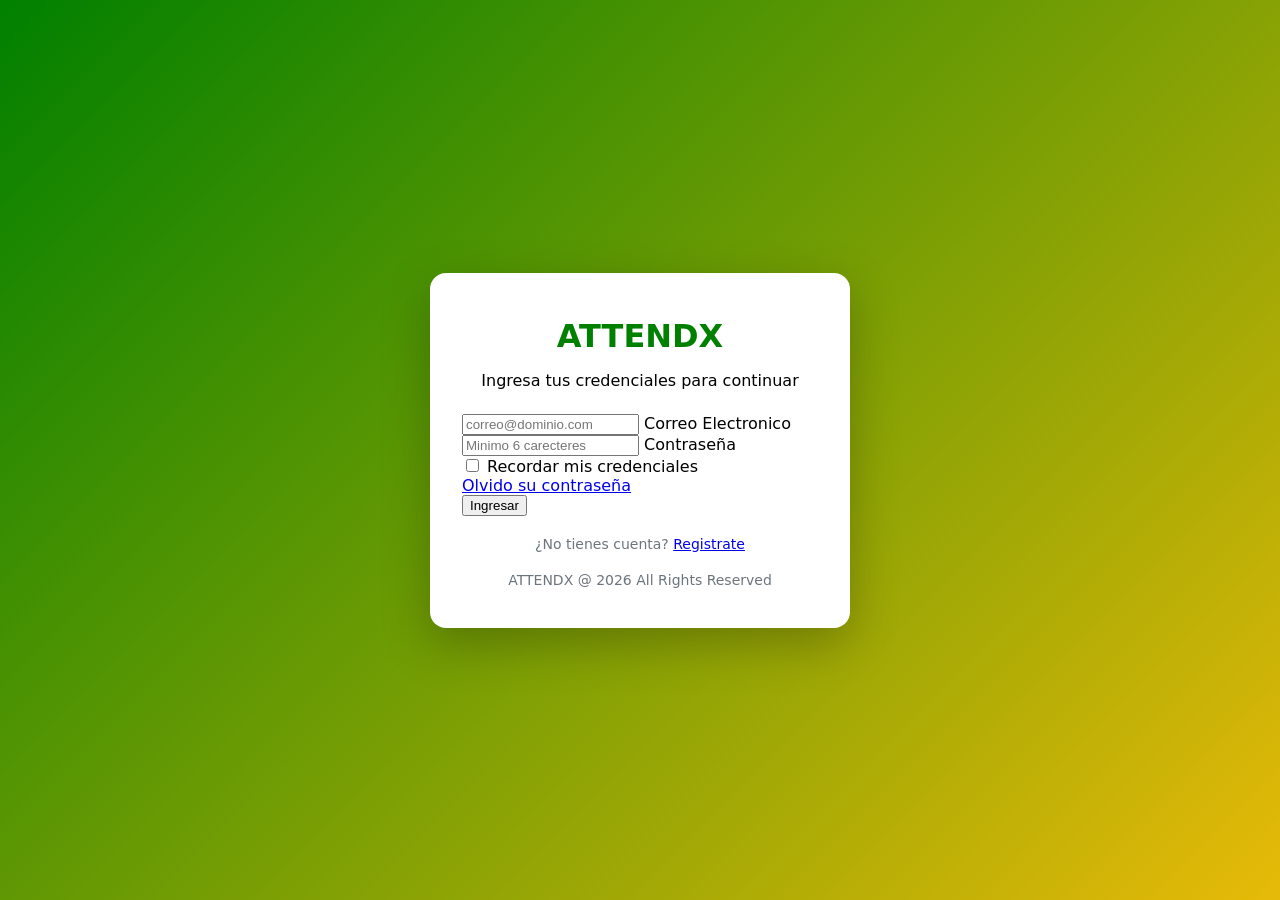
<file: index.html>
<!--
|=====================|      APUNTE TECNICO      |=====================|
  Si uno coloca el simbolo [!] y se presiona la tecla [TAB], crea la estructura principal de HTML.
|======================================================================|
-->

<!DOCTYPE html>
<html lang="es">
<head>
    <meta charset="UTF-8">
    <meta name="viewport" content="width=device-width, initial-scale=1.0">
<!--
|=====================|      APUNTE TECNICO      |=====================|
  Ayuda a ajustar la pagina a las dimensiones del navegador.
|======================================================================|
-->
    <title>Login | ATTENDX</title>
    <link href="css/estilos.css" rel="stylesheet"><!--llama los estilos personalizados-->
</head>
<body class="login-fondo">

    <main class="login-card">
<!--
|=====================|      APUNTE TECNICO      |=====================|
  La etiqueta <main> es el contenido principal de la pagina.
|======================================================================|
-->
        <header class="login-encabezado">
<!--
|=====================|      APUNTE TECNICO      |=====================|
  La etiqueta <header> es el encabezado del login
|======================================================================|
-->
          <!--Icono de la tienda-->
          <i class="bi bi-shop display-4 text-sena"></i>
            <h1 class="h3 fw-bold">ATTENDX</h1>
            <p class="text-secondary mb-0">Ingresa tus credenciales para continuar</p>

        </header>
        <form action="dashboard.html" method="get">
<!--
|=====================|      APUNTE TECNICO*      |=====================|
  Form permite crear el contenido de un formulario cuando se envia nos lleva a la ruta, el method nos envia la informacion con get.
|======================================================================|
-->
        <div class="form-floating mb-3"><!--Agrupar un contenido e nun contenedor.-->
            <input type="email" class="form-control" id="correo" placeholder="correo@dominio.com" required><!---type obliga que tenga el @, placeholder es el texto de ejemplo, el required es un campo obligatorio.-->
            <label for="correo"><i class="bi bi-envelope me-1"></i> Correo Electronico</label><!--Es una etiqueta de texto que con el for conecta con el input-->
        </div>

        <div class="fors-floating mb-3">
            <input type="password" class="form-control" id="clave" placeholder="Minimo 6 carecteres" minlength="6" required><!---tpye=password oculta lo que escribe, minlength=6 exige al menos 6 carecteres-->
            <label for="clave"></label><i class="bi bi-lock nm-1"></i>Contraseña</label>
        </div>
        <div class="d-flex justify-content-between align-items-center mb-4">
            <div class="fors-check">
            <input class="fors-check-input" type="checkbox" id="recordar"><!--type checkbox es una casilla de verificacion-->
            <label class="form-check-label" for="recordar">Recordar mis credenciales</label>
        </div>
        <a href="#" class="small text-decoration-none">Olvido su contraseña</a>
        </div>

        <button type="submit" class="btn btn-sena w-100 py-2 fw-semibold">
          <i class="bi bi-box-arrow-in-right me-1"></i>Ingresar
        </button><!--Envia el formulario antes revisar los campos required email y minlengt-->
        </form><!--Cierra el formulario-->

        <p class="login-pie">¿No tienes cuenta? <a href="registro.html" class="text-decoration-none">Registrate</a></p>
        <footer class="login-pie"> ATTENDX @ 2026 All Rights Reserved</footer><!--pie de pagina-->

    </main>
</body>
</html>
</file>
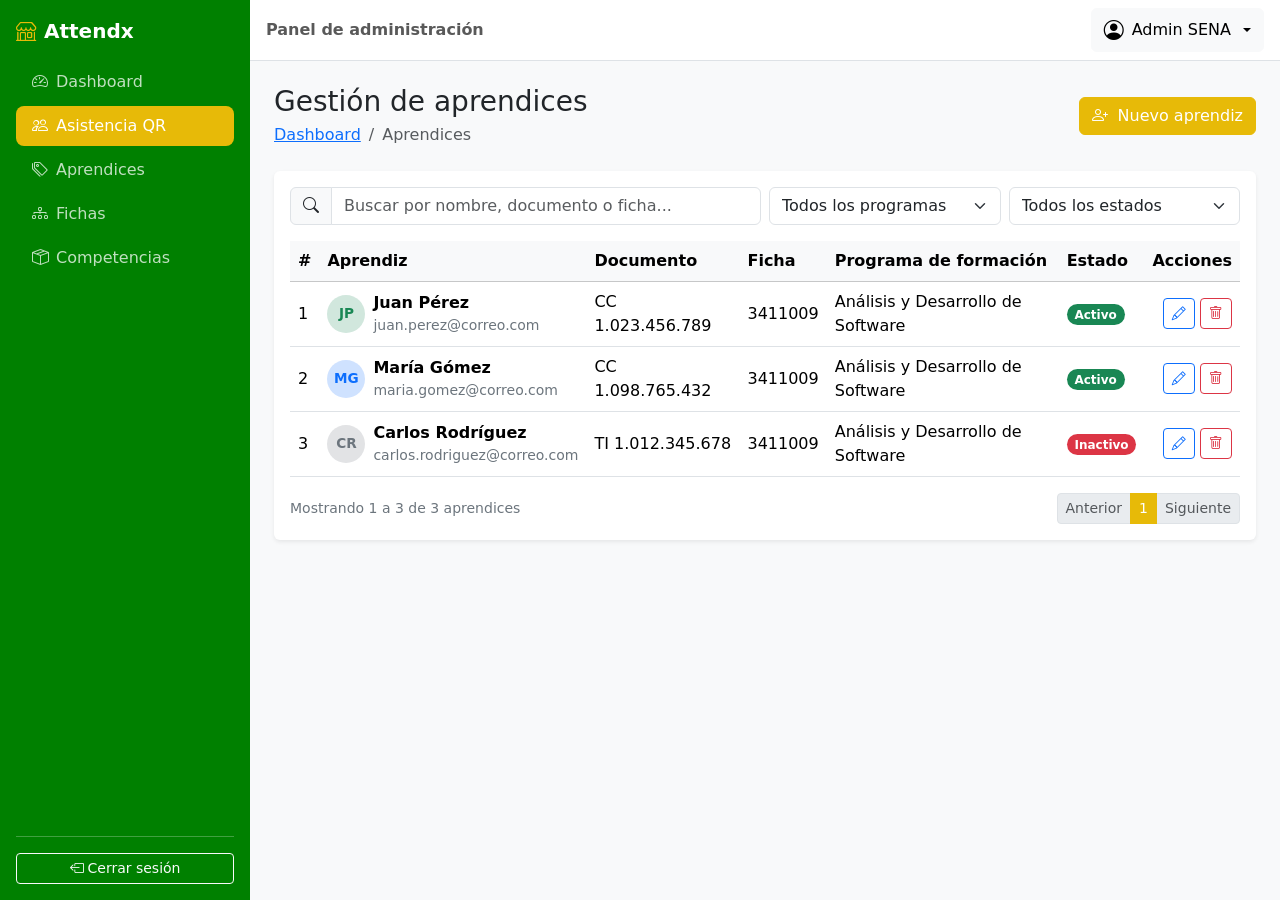
<file: Aprendices.html>
<!DOCTYPE html> <!-- Documento HTML5. -->
<!-- Raíz en español. -->
<html lang="es">
<!-- Abre la cabecera. -->
<head>
    <!-- Codificación UTF-8. -->
    <meta charset="UTF-8">
    <!-- Diseño adaptable. -->
    <meta name="viewport" content="width=device-width, initial-scale=1.0">
    <!-- Título de la pestaña. Cambia en cada módulo. -->
    <title>Aprendices | Attendx</title>
    <!-- CSS de Bootstrap. -->
    <link href="https://cdn.jsdelivr.net/npm/bootstrap@5.3.3/dist/css/bootstrap.min.css" rel="stylesheet">
    <!-- Íconos. -->
    <link href="https://cdn.jsdelivr.net/npm/bootstrap-icons@1.11.3/font/bootstrap-icons.min.css" rel="stylesheet">
    <!-- Nuestros estilos (después de Bootstrap). -->
    <link href="css/estilos.css" rel="stylesheet">
<!-- Cierra la cabecera. -->
</head>
<!-- Fondo gris muy claro para que las tarjetas blancas resalten. -->
<body class="bg-body-tertiary">

    <!-- ===================== MENÚ LATERAL ===================== -->
    <!-- offcanvas-lg: en pantallas menores a lg es un panel oculto que se desliza; desde lg se muestra normal. offcanvas-start lo hace salir por la izquierda. sidebar es nuestra clase. El id lo usa el botón que lo abre. -->
    <aside class="offcanvas-lg offcanvas-start sidebar" tabindex="-1" id="menuLateral" aria-labelledby="tituloMenu">
        <!-- Encabezado del panel; Bootstrap solo lo muestra en celular. -->
        <div class="offcanvas-header border-bottom border-secondary">
            <!-- Nombre del sistema en el panel móvil. -->
            <h5 class="offcanvas-title" id="tituloMenu"><i class="bi bi-shop me-2"></i>Attendx</h5>
            <!-- Botón “X” blanco que cierra el panel. data-bs-target indica cuál panel cerrar. -->
            <button type="button" class="btn-close btn-close-white" data-bs-dismiss="offcanvas" data-bs-target="#menuLateral" aria-label="Cerrar menú"></button>
        <!-- Cierra el encabezado móvil. -->
        </div>
        <!-- Cuerpo del menú: Flexbox en columna para apilar logo, enlaces y botón de salida. -->
        <div class="offcanvas-body d-flex flex-column p-3">
            <!-- Logo que solo se ve en computador (d-none d-lg-flex): en celular ya está en el encabezado del panel. Al hacer clic vuelve al dashboard. -->
            <a href="dashboard.html" class="d-none d-lg-flex align-items-center mb-3 text-white text-decoration-none fs-5 fw-bold">
                <!-- Ícono verde y nombre. -->
                <i class="bi bi-shop me-2 text-sena"></i> Attendx
            <!-- Cierra el logo. -->
            </a>
            <!-- Lista de navegación en columna (flex-column). nav-pills da forma de “píldora” al enlace activo. mb-auto empuja lo que sigue hasta el fondo. -->
            <ul class="nav nav-pills flex-column mb-auto">
             <!-- Enlace al dashboard. active lo resalta en verde y aria-current="page" avisa a los lectores de pantalla que es la página actual. **En cada módulo, el active pasa a su propio enlace.** -->
                <li class="nav-item"><a href="inicio.html" class="nav-link"><i class="bi bi-speedometer2 me-2"></i>Dashboard</a></li>
                <!-- Enlace al módulo de usuarios (clase 5). -->
                <li class="nav-item"><a href="usuarios.html" class="nav-link active" aria-current="page"><i class="bi bi-people me-2"></i>Asistencia QR</a></li>
                <!-- Enlace a categorías (clase 6). -->
                <li class="nav-item"><a href="Aprendices.html" class="nav-link"><i class="bi bi-tags me-2"></i>Aprendices</a></li>
                <!-- Enlace a subcategorías (clase 7). -->
                <li class="nav-item"><a href="Fichas.html" class="nav-link"><i class="bi bi-diagram-3 me-2"></i>Fichas</a></li>
                <!-- Enlace a productos (clase 8). -->
                <li class="nav-item"><a href="Competencias.html" class="nav-link"><i class="bi bi-box-seam me-2"></i>Competencias</a></li>
            <!-- Cierra la lista de navegación. -->
            </ul>
            <!-- Línea divisoria. -->
            <hr>
            <!-- Botón que vuelve al login (index.html): así “se cierra la sesión” en el prototipo. -->
            <a href="index.html" class="btn btn-outline-light btn-sm"><i class="bi bi-box-arrow-left me-1"></i>Cerrar sesión</a>
        <!-- Cierra el cuerpo del menú. -->
        </div>
    <!-- Cierra el menú lateral. -->
    </aside>

    <!-- ===================== ZONA DERECHA ===================== -->
    <!-- Nuestra clase contenido aplica el margin-left en computador. -->
    <div class="contenido">

        <!-- Barra superior -->
        <!-- Barra blanca con borde inferior. sticky-top la deja pegada arriba al hacer scroll. -->
        <nav class="navbar bg-white border-bottom px-3 sticky-top">
            <!-- Botón para abrir el menú en celular. d-lg-none lo oculta en computador (allá el menú siempre se ve). data-bs-toggle="offcanvas" + data-bs-target="#menuLateral" abren el panel. -->
            <button class="btn btn-outline-secondary d-lg-none" type="button" data-bs-toggle="offcanvas" data-bs-target="#menuLateral" aria-controls="menuLateral" aria-label="Abrir menú">
                <!-- Ícono de “hamburguesa”. -->
                <i class="bi bi-list"></i>
            <!-- Cierra el botón. -->
            </button>
            <!-- Texto de la barra; se oculta en celulares muy pequeños (d-none d-sm-inline). -->
            <span class="navbar-text fw-semibold d-none d-sm-inline">Panel de administración</span>
            <!-- Menú desplegable del usuario; ms-auto lo empuja a la derecha. -->
            <div class="dropdown ms-auto">
                <!-- Botón que abre el desplegable. dropdown-toggle dibuja la flechita; data-bs-toggle="dropdown" lo hace funcionar. -->
                <button class="btn btn-light dropdown-toggle d-flex align-items-center gap-2" type="button" data-bs-toggle="dropdown" aria-expanded="false">
                    <!-- Ícono de usuario. -->
                    <i class="bi bi-person-circle fs-5"></i>
                    <!-- Nombre del usuario, visible desde tablet. -->
                    <span class="d-none d-md-inline">Admin SENA</span>
                <!-- Cierra el botón. -->
                </button>
                <!-- Lista de opciones. dropdown-menu-end la alinea a la derecha para que no se salga de la pantalla. -->
                <ul class="dropdown-menu dropdown-menu-end shadow">
                    <!-- Encabezado no clicable dentro del menú. -->
                    <li><h6 class="dropdown-header">admin@sena.edu.co</h6></li>
                    <!-- Opción del menú (pantalla aún no construida). -->
                    <li><a class="dropdown-item" href="#"><i class="bi bi-person me-2"></i>Mi perfil</a></li>
                    <!-- Línea separadora. -->
                    <li><hr class="dropdown-divider"></li>
                    <!-- Otra forma de salir, en rojo (text-danger). -->
                    <li><a class="dropdown-item text-danger" href="index.html"><i class="bi bi-box-arrow-left me-2"></i>Cerrar sesión</a></li>
                <!-- Cierra la lista. -->
                </ul>
            <!-- Cierra el desplegable. -->
            </div>
        <!-- Cierra la barra superior. -->
        </nav>

        <!-- Contenido de la página -->
        <!-- Relleno 3 en celular y 4 desde tablet. -->
        <main class="p-3 p-md-4">
<!-- INICIO CONTENIDO -->
            <!-- Encabezado del módulo -->
            <div class="d-flex flex-wrap justify-content-between align-items-center gap-2 mb-4">
                <div>
                    <h1 class="h3 mb-1">Gestión de aprendices</h1>
                    <nav aria-label="breadcrumb">
                        <ol class="breadcrumb mb-0 small">
                            <li class="breadcrumb-item"><a href="dashboard.html">Dashboard</a></li>
                            <li class="breadcrumb-item active" aria-current="page">Aprendices</li>
                        </ol>
                    </nav>
                </div>
                <button type="button" class="btn btn-sena" data-bs-toggle="modal" data-bs-target="#modalAprendiz">
                    <i class="bi bi-person-plus me-1"></i> Nuevo aprendiz
                </button>
            </div>

            <!-- Tarjeta con filtros y listado -->
            <div class="card border-0 shadow-sm">
                <div class="card-body">
                    <form class="row g-2 mb-3" role="search">
                        <div class="col-md-6">
                            <div class="input-group">
                                <span class="input-group-text"><i class="bi bi-search"></i></span>
                                <input type="search" class="form-control" placeholder="Buscar por nombre, documento o ficha..." aria-label="Buscar aprendiz">
                            </div>
                        </div>
                        <div class="col-6 col-md-3">
                            <select class="form-select" aria-label="Filtrar por programa">
                                <option selected>Todos los programas</option>
                                <option>Análisis y Desarrollo de Software</option>
                                <option>Gestión Administrativa</option>
                                <option>Contabilidad</option>
                            </select>
                        </div>
                        <div class="col-6 col-md-3">
                            <select class="form-select" aria-label="Filtrar por estado">
                                <option selected>Todos los estados</option>
                                <option>Activo</option>
                                <option>Inactivo</option>
                            </select>
                        </div>
                    </form>

                    <div class="table-responsive">
                        <table class="table table-hover align-middle">
                            <thead class="table-light">
                                <tr>
                                    <th scope="col">#</th>
                                    <th scope="col">Aprendiz</th>
                                    <th scope="col">Documento</th>
                                    <th scope="col">Ficha</th>
                                    <th scope="col">Programa de formación</th>
                                    <th scope="col">Estado</th>
                                    <th scope="col" class="text-end">Acciones</th>
                                </tr>
                            </thead>
                            <tbody>
                                <tr>
                                    <td>1</td>
                                    <td>
                                        <div class="d-flex align-items-center gap-2">
                                            <span class="avatar bg-success-subtle text-success">JP</span>
                                            <div>
                                                <div class="fw-semibold">Juan Pérez</div>
                                                <div class="small text-secondary">juan.perez@correo.com</div>
                                            </div>
                                        </div>
                                    </td>
                                    <td>CC 1.023.456.789</td>
                                    <td>3411009</td>
                                    <td>Análisis y Desarrollo de Software</td>
                                    <td><span class="badge rounded-pill text-bg-success">Activo</span></td>
                                    <td class="text-end text-nowrap">
                                        <button type="button" class="btn btn-sm btn-outline-primary" data-bs-toggle="modal" data-bs-target="#modalAprendiz" title="Editar"><i class="bi bi-pencil"></i></button>
                                        <button type="button" class="btn btn-sm btn-outline-danger" data-bs-toggle="modal" data-bs-target="#modalEliminarAprendiz" title="Eliminar"><i class="bi bi-trash"></i></button>
                                    </td>
                                </tr>
                                <tr>
                                    <td>2</td>
                                    <td>
                                        <div class="d-flex align-items-center gap-2">
                                            <span class="avatar bg-primary-subtle text-primary">MG</span>
                                            <div>
                                                <div class="fw-semibold">María Gómez</div>
                                                <div class="small text-secondary">maria.gomez@correo.com</div>
                                            </div>
                                        </div>
                                    </td>
                                    <td>CC 1.098.765.432</td>
                                    <td>3411009</td>
                                    <td>Análisis y Desarrollo de Software</td>
                                    <td><span class="badge rounded-pill text-bg-success">Activo</span></td>
                                    <td class="text-end text-nowrap">
                                        <button type="button" class="btn btn-sm btn-outline-primary" data-bs-toggle="modal" data-bs-target="#modalAprendiz" title="Editar"><i class="bi bi-pencil"></i></button>
                                        <button type="button" class="btn btn-sm btn-outline-danger" data-bs-toggle="modal" data-bs-target="#modalEliminarAprendiz" title="Eliminar"><i class="bi bi-trash"></i></button>
                                    </td>
                                </tr>
                                <tr>
                                    <td>3</td>
                                    <td>
                                        <div class="d-flex align-items-center gap-2">
                                            <span class="avatar bg-secondary-subtle text-secondary">CR</span>
                                            <div>
                                                <div class="fw-semibold">Carlos Rodríguez</div>
                                                <div class="small text-secondary">carlos.rodriguez@correo.com</div>
                                            </div>
                                        </div>
                                    </td>
                                    <td>TI 1.012.345.678</td>
                                    <td>3411009</td>
                                    <td>Análisis y Desarrollo de Software</td>
                                    <td><span class="badge rounded-pill text-bg-danger">Inactivo</span></td>
                                    <td class="text-end text-nowrap">
                                        <button type="button" class="btn btn-sm btn-outline-primary" data-bs-toggle="modal" data-bs-target="#modalAprendiz" title="Editar"><i class="bi bi-pencil"></i></button>
                                        <button type="button" class="btn btn-sm btn-outline-danger" data-bs-toggle="modal" data-bs-target="#modalEliminarAprendiz" title="Eliminar"><i class="bi bi-trash"></i></button>
                                    </td>
                                </tr>
                            </tbody>
                        </table>
                    </div>

                    <div class="d-flex flex-wrap justify-content-between align-items-center gap-2">
                        <small class="text-secondary">Mostrando 1 a 3 de 3 aprendices</small>
                        <nav aria-label="Paginación de aprendices">
                            <ul class="pagination pagination-sm mb-0">
                                <li class="page-item disabled"><a class="page-link" href="#">Anterior</a></li>
                                <li class="page-item active" aria-current="page"><a class="page-link" href="#">1</a></li>
                                <li class="page-item disabled"><a class="page-link" href="#">Siguiente</a></li>
                            </ul>
                        </nav>
                    </div>
                </div>
            </div>

            <!-- Modal para crear o editar aprendices -->
            <div class="modal fade" id="modalAprendiz" tabindex="-1" aria-labelledby="tituloModalAprendiz" aria-hidden="true">
                <div class="modal-dialog modal-lg modal-dialog-scrollable">
                    <div class="modal-content">
                        <div class="modal-header">
                            <h2 class="modal-title fs-5" id="tituloModalAprendiz"><i class="bi bi-mortarboard me-2"></i>Datos del aprendiz</h2>
                            <button type="button" class="btn-close" data-bs-dismiss="modal" aria-label="Cerrar"></button>
                        </div>
                        <div class="modal-body">
                            <form class="row g-3">
                                <div class="col-md-6">
                                    <label for="aprNombres" class="form-label">Nombres</label>
                                    <input type="text" class="form-control" id="aprNombres" placeholder="Ej: Juan David" required>
                                </div>
                                <div class="col-md-6">
                                    <label for="aprApellidos" class="form-label">Apellidos</label>
                                    <input type="text" class="form-control" id="aprApellidos" placeholder="Ej: Pérez Rojas" required>
                                </div>
                                <div class="col-md-4">
                                    <label for="aprTipoDoc" class="form-label">Tipo de documento</label>
                                    <select class="form-select" id="aprTipoDoc" required>
                                        <option value="CC">Cédula de ciudadanía</option>
                                        <option value="TI">Tarjeta de identidad</option>
                                        <option value="CE">Cédula de extranjería</option>
                                        <option value="PP">Pasaporte</option>
                                    </select>
                                </div>
                                <div class="col-md-8">
                                    <label for="aprDocumento" class="form-label">Número de documento</label>
                                    <input type="text" class="form-control" id="aprDocumento" inputmode="numeric" placeholder="Sin puntos ni espacios" required>
                                </div>
                                <div class="col-md-6">
                                    <label for="aprCorreo" class="form-label">Correo electrónico</label>
                                    <input type="email" class="form-control" id="aprCorreo" placeholder="nombre@correo.com" required>
                                </div>
                                <div class="col-md-6">
                                    <label for="aprTelefono" class="form-label">Teléfono</label>
                                    <input type="tel" class="form-control" id="aprTelefono" placeholder="300 123 4567">
                                </div>
                                <div class="col-md-6">
                                    <label for="aprFicha" class="form-label">Número de ficha</label>
                                    <input type="text" class="form-control" id="aprFicha" placeholder="Ej: 3411009" required>
                                </div>
                                <div class="col-md-6">
                                    <label for="aprPrograma" class="form-label">Programa de formación</label>
                                    <select class="form-select" id="aprPrograma" required>
                                        <option value="" selected disabled>Seleccione…</option>
                                        <option>Análisis y Desarrollo de Software</option>
                                        <option>Gestión Administrativa</option>
                                        <option>Contabilidad</option>
                                    </select>
                                </div>
                                <div class="col-12">
                                    <div class="form-check form-switch">
                                        <input class="form-check-input" type="checkbox" role="switch" id="aprActivo" checked>
                                        <label class="form-check-label" for="aprActivo">Aprendiz activo</label>
                                    </div>
                                </div>
                            </form>
                        </div>
                        <div class="modal-footer">
                            <button type="button" class="btn btn-secondary" data-bs-dismiss="modal">Cancelar</button>
                            <button type="button" class="btn btn-sena" data-bs-dismiss="modal"><i class="bi bi-save me-1"></i>Guardar</button>
                        </div>
                    </div>
                </div>
            </div>

            <!-- Modal de confirmación para eliminar -->
            <div class="modal fade" id="modalEliminarAprendiz" tabindex="-1" aria-labelledby="tituloEliminarAprendiz" aria-hidden="true">
                <div class="modal-dialog modal-dialog-centered modal-sm">
                    <div class="modal-content">
                        <div class="modal-body text-center p-4">
                            <i class="bi bi-exclamation-triangle text-danger display-5"></i>
                            <h2 class="h5 mt-3" id="tituloEliminarAprendiz">¿Eliminar este aprendiz?</h2>
                            <p class="text-secondary small mb-0">Esta acción no se puede deshacer.</p>
                        </div>
                        <div class="modal-footer justify-content-center border-0 pt-0">
                            <button type="button" class="btn btn-light" data-bs-dismiss="modal">Cancelar</button>
                            <button type="button" class="btn btn-danger" data-bs-dismiss="modal">Sí, eliminar</button>
                        </div>
                    </div>
                </div>
            </div>
<!-- FIN CONTENIDO -->
        <!-- Cierra el contenido. -->
        </main>
    <!-- Cierra la zona derecha. -->
    </div>

    <!-- JavaScript de Bootstrap: necesario para el menú deslizable, el desplegable del usuario y los modales. -->
    <script src="https://cdn.jsdelivr.net/npm/bootstrap@5.3.3/dist/js/bootstrap.bundle.min.js"></script>
<!-- Cierra el cuerpo. -->
</body>
<!-- Cierra el documento. -->
</html>
</file>
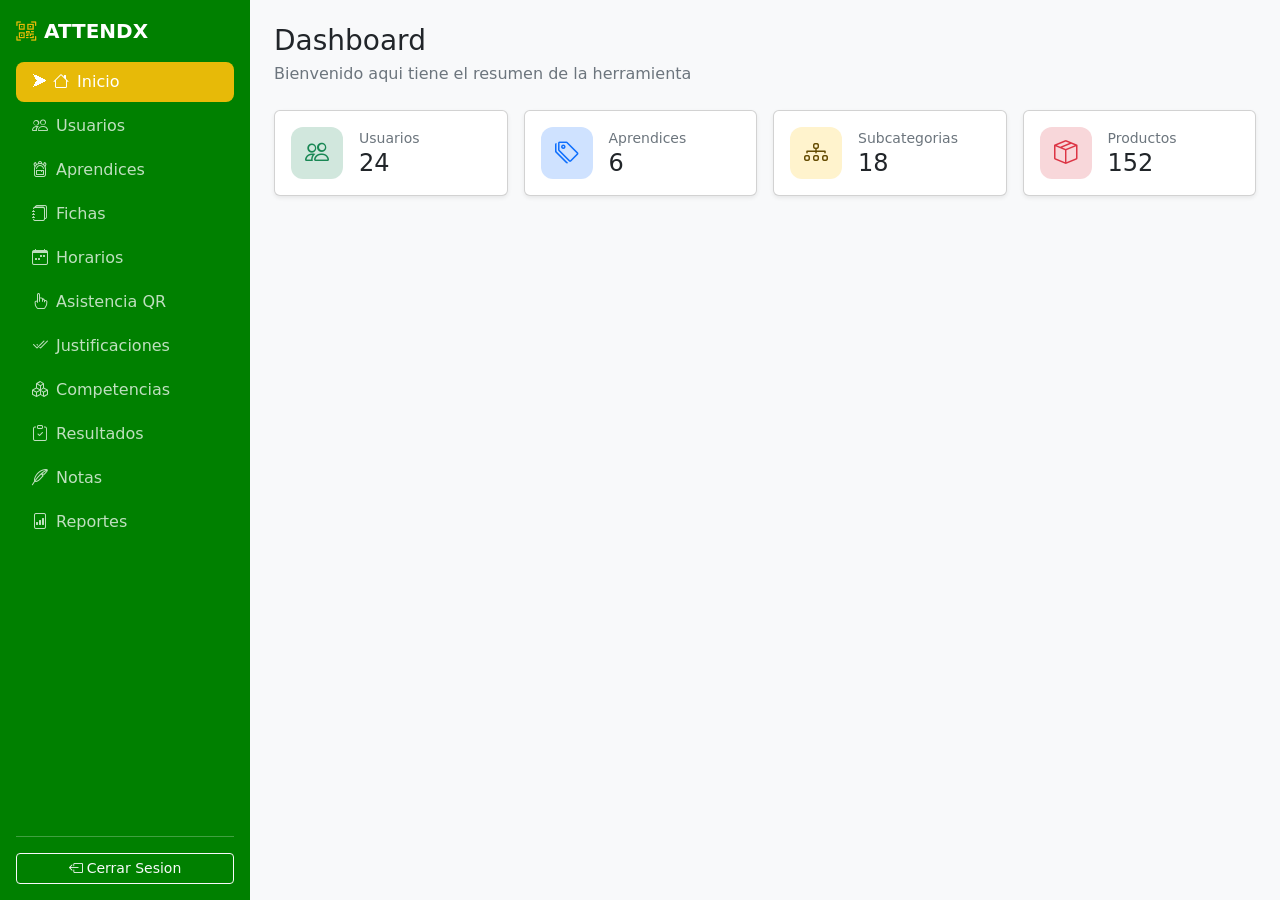
<file: dashboard.html>
<!--//////////////      PROPIEDADES DEL HTML5        //////////////-->
<!DOCTYPE html>
<html lang="es">
<!--//////////////      CABECERA DEL HTML5        //////////////-->
<head>
    <meta charset="UTF-8">
    <meta name="viewport" content="width=device-width, initial-scale=1.0">
    <title>ATTENDX</title>
    <link href="https://cdn.jsdelivr.net/npm/bootstrap@5.3.3/dist/css/bootstrap.min.css" rel="stylesheet">
    <link href="https://cdn.jsdelivr.net/npm/bootstrap-icons@1.11.3/font/bootstrap-icons.min.css" rel="stylesheet">
    <link href="css/estilos.css" rel="stylesheet">
</head>
<!--//////////////      PROPIEDADES DEL HTML5        //////////////-->
<body class="bg-body-tertiary">

    <!--|==============| MENÚ LATERAL |==============|-->
    <aside class="offcanvas-lg offcanvas-start sidebar" tabindex="-1" id="menuLateral" aria-labelledby="tituloMenu">
        <div class="offcanvas-header border-bottom border-secondary">
            <h5 class="offcanvas-title" id="tituloMenu"><i class="bi bi-qr-code-scan me-2"></i>ATTENDX</h5>
            <button type="button" class="btn-close btn-close-white" data-bs-dismiss="offcanvas" data-bs-target="#menuLateral" aria-label="Cerrar menú"></button>
        </div>
        <div class="offcanvas-body d-flex flex-column p-3">
            <a href="dashboard.html" class="d-none d-lg-flex align-items-center mb-3 text-white text-decoration-none fs-5 fw-bold">
                <i class="bi bi-qr-code-scan me-2 text-sena"></i> ATTENDX
            </a>
            <ul class="nav nav-pills flex-column mb-auto">
                <!--Modulo "INICIO" y activo para resaltar en amarillo-->
                <li class="nav-item"><a href="dashboard.html" class="nav-link active" aria-current>⮞ <i class="bi bi-house me-2"></i>Inicio</a></li>
                <!--Modulo "USUARIOS"-->
                <li class="nav-item"><a href="usuarios.html" class="nav-link"><i class="bi bi-people me-2"></i>Usuarios</a></li>
                <!--Modulo "APRENDICES"-->
                <li class="nav-item"><a href="" class="nav-link"><i class="bi bi-backpack3 me-2"></i>Aprendices</a></li>
                <!--Modulo "FICHAS" y activo para resaltar en amarillo-->
                <li class="nav-item"><a href="fichas.html" class="nav-link"><i class="bi bi-journals me-2"></i>Fichas</a></li>
                <!--Modulo "HORARIOS"-->
                <li class="nav-item"><a href="" class="nav-link"><i class="bi bi-calendar-week me-2"></i>Horarios</a></li>
                <!--Modulo "ASISTENCIA QR"-->
                <li class="nav-item"><a href="" class="nav-link"><i class="bi bi-hand-index me-2"></i>Asistencia QR</a></li>
                <!--Modulo "JUSTIFICACIONES"-->
                <li class="nav-item"><a href="" class="nav-link"><i class="bi bi-check2-all me-2"></i>Justificaciones</a></li>
                <!--Modulo "COMPETENCIAS"-->
                <li class="nav-item"><a href="" class="nav-link"><i class="bi bi-boxes me-2"></i>Competencias</a></li>
                <!--Modulo "RESULTADOS"-->
                <li class="nav-item"><a href="" class="nav-link"><i class="bi bi-clipboard-check me-2"></i>Resultados</a></li>
                <!--Modulo "NOTAS"-->
                <li class="nav-item"><a href="" class="nav-link"><i class="bi bi-feather me-2"></i>Notas</a></li>
                <!--Modulo "REPORTES"-->
                <li class="nav-item"><a href="" class="nav-link"><i class="bi bi-file-bar-graph me-2"></i>Reportes</a></li>
            </ul>
            <hr>
            <!--boton que vuelve al login asi se cierra la sesion-->
            <a href="index.html" class="btn btn-outline-light btn-sm"><i class="bi bi-box-arrow-left me-1"></i>Cerrar Sesion</a>
        </div>
    </aside>
    <div class="contenido">

        <nav>

        </nav>

        <!--contenido de la poagina-->
        <main CLASS="p-3 p-md-4">
            <!--Inicio del contenido-->
            <!--bloque del titulo con margen inferior-->
            <div class="mb-4">
                <!--Titulo de la pagina-->
                <h1 class="h3 mb-1">Dashboard</h1>
                <!--subtitulo en gris-->
                <p class="text-secondary mb-0">Bienvenido aqui tiene el resumen de la herramienta</p>
            </div>

            <!--tarjetas de indicadores-->
            <div class="row row-cols-1 row-cols-sm-2 row-cols-xl-4 g-3 mb-4">
                <!--columna 1-->
                <div class="col">
                    <!--tarjeta con nuestra clase franja verde y animacion-->
                    <div class="card tarjetas-kpi shadow-sm h-100">
                        <!--cuerpo con flexbox icono y texto lado a lado separados-->
                        <div class="card-body d-flex align-items-center gap-3">
                            <!--cuadro del icono fondo verde suave icono verde-->
                            <div class="icono-kpi bg-success-subtle text-success"><i class="bi bi-people"></i></div>
                            <div>
                                <!--Nombre del indicador-->
                                <p class="text-secondary small mb-0">Usuarios</p>
                                <!--valor de ejemplo del indicador-->
                                <h2 class="h4 mb-0">24</h2>
                                <!--cierre del bloque de texto-->
                            </div>
                        <!--link estira este enlace sobre toda la tarjeta un cilc en cualquier parte lleva al modulo-->
                        <a href="usuario.html" class="stretched-link" aria-label="ir a usuarios"></a>
                    </div>
                </div>
            </div>
            <!--columna 2-->
            <div class="col">
                    <!--tarjeta con nuestra clase franja verde y animacion-->
                    <div class="card tarjetas-kpi shadow-sm h-100">
                        <!--cuerpo con flexbox icono y texto lado a lado separados-->
                        <div class="card-body d-flex align-items-center gap-3">
                            <!--cuadro del icono fondo verde suave icono verde-->
                            <div class="icono-kpi bg-primary-subtle text-primary"><i class="bi bi-tags"></i></div>
                            <div>
                                <!--Nombre del indicador-->
                                <p class="text-secondary small mb-0">Aprendices</p>
                                <!--valor de ejemplo del indicador-->
                                <h2 class="h4 mb-0">6</h2>
                                <!--cierre del bloque de texto-->
                            </div>
                        <!--link estira este enlace sobre toda la tarjeta un cilc en cualquier parte lleva al modulo-->
                        <a href="categorias.html" class="stretched-link" aria-label="ir a categorias"></a>
                    </div>
                </div>
            </div>
            <!--columna 3-->
            <div class="col">
                    <!--tarjeta con nuestra clase franja verde y animacion-->
                    <div class="card tarjetas-kpi shadow-sm h-100">
                        <!--cuerpo con flexbox icono y texto lado a lado separados-->
                        <div class="card-body d-flex align-items-center gap-3">
                            <!--cuadro del icono fondo verde suave icono verde-->
                            <div class="icono-kpi bg-warning-subtle text-warning-emphasis"><i class="bi bi-diagram-3"></i></div>
                            <div>
                                <!--Nombre del indicador-->
                                <p class="text-secondary small mb-0">Subcategorias</p>
                                <!--valor de ejemplo del indicador-->
                                <h2 class="h4 mb-0">18</h2>
                                <!--cierre del bloque de texto-->
                            </div>
                        <!--link estira este enlace sobre toda la tarjeta un cilc en cualquier parte lleva al modulo-->
                        <a href="subcategoria.html" class="stretched-link" aria-label="ir a subcategoria"></a>
                    </div>
                </div>
            </div>
            <!--columna 4-->
            <div class="col">
                    <!--tarjeta con nuestra clase franja verde y animacion-->
                    <div class="card tarjetas-kpi shadow-sm h-100">
                        <!--cuerpo con flexbox icono y texto lado a lado separados-->
                        <div class="card-body d-flex align-items-center gap-3">
                            <!--cuadro del icono fondo verde suave icono verde-->
                            <div class="icono-kpi bg-danger-subtle text-danger"><i class="bi bi-box-seam"></i></div>
                            <div>
                                <!--Nombre del indicador-->
                                <p class="text-secondary small mb-0">Productos</p>
                                <!--valor de ejemplo del indicador-->
                                <h2 class="h4 mb-0">152</h2>
                                <!--cierre del bloque de texto-->
                            </div>
                        <!--link estira este enlace sobre toda la tarjeta un cilc en cualquier parte lleva al modulo-->
                        <a href="productos.html" class="stretched-link" aria-label="ir a productos"></a>
                    </div>
                </div>
            </div>
        </main>
    </div>
</body>
</file>
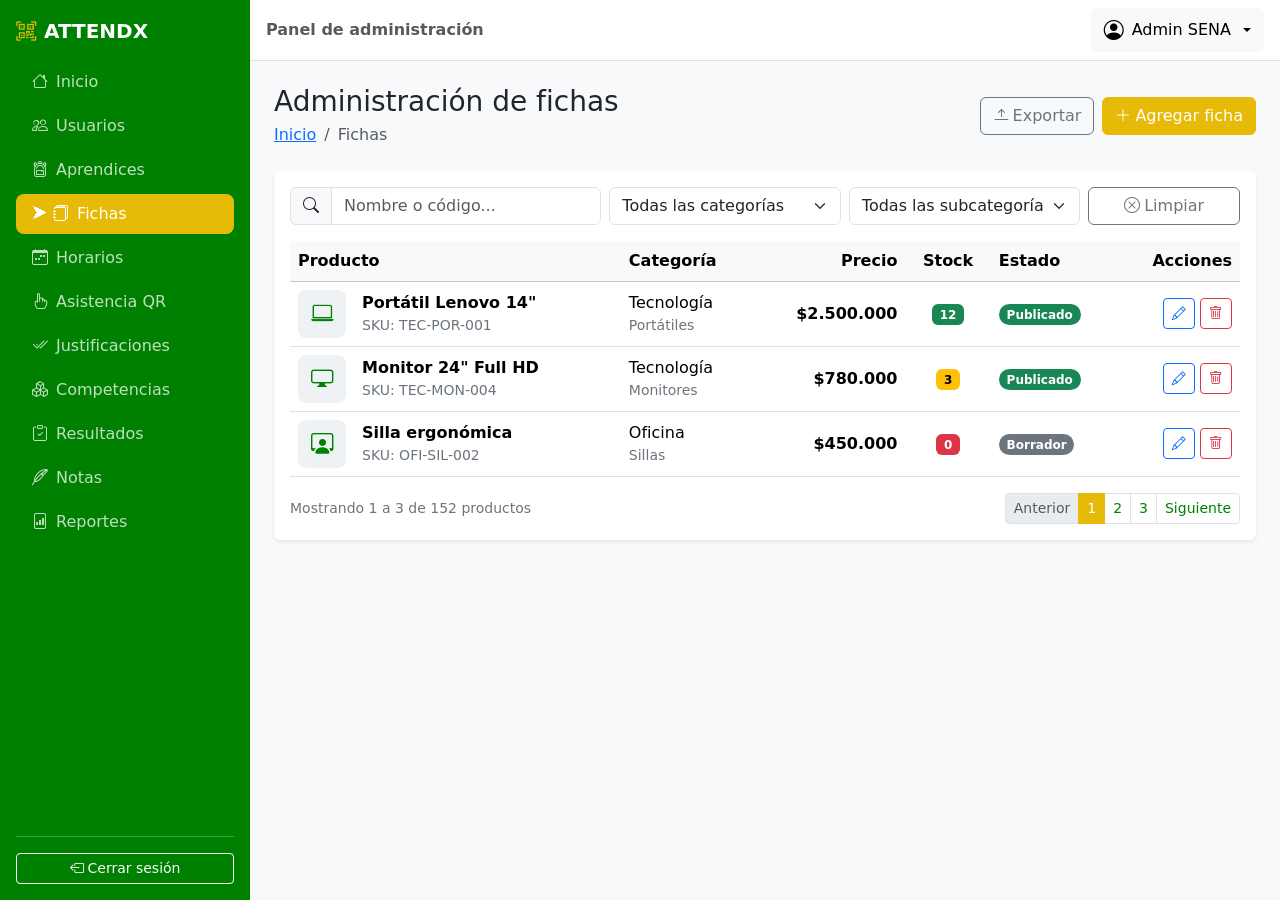
<file: fichas.html>
<!--//////////////      PROPIEDADES DEL HTML5        //////////////-->
<!DOCTYPE html>
<html lang="es">
<!--//////////////      CABECERA DEL HTML5        //////////////-->
<head>
    <meta charset="UTF-8">
    <meta name="viewport" content="width=device-width, initial-scale=1.0">
    <title>Fichas | ATTENDX</title>
    <link href="https://cdn.jsdelivr.net/npm/bootstrap@5.3.3/dist/css/bootstrap.min.css" rel="stylesheet">
    <link href="https://cdn.jsdelivr.net/npm/bootstrap-icons@1.11.3/font/bootstrap-icons.min.css" rel="stylesheet">
    <link href="css/estilos.css" rel="stylesheet">
</head>
<!--//////////////      CONTENIDO DEL HTML5        //////////////-->
<body class="bg-body-tertiary">

    <!--|==============| MENÚ LATERAL |==============|-->
    <aside class="offcanvas-lg offcanvas-start sidebar" tabindex="-1" id="menuLateral" aria-labelledby="tituloMenu">
        <div class="offcanvas-header border-bottom border-secondary">
            <h5 class="offcanvas-title" id="tituloMenu"><i class="bi bi-qr-code-scan me-2"></i>ATTENDX</h5>
            <button type="button" class="btn-close btn-close-white" data-bs-dismiss="offcanvas" data-bs-target="#menuLateral" aria-label="Cerrar menú"></button>
        </div>
        <div class="offcanvas-body d-flex flex-column p-3">
            <a href="dashboard.html" class="d-none d-lg-flex align-items-center mb-3 text-white text-decoration-none fs-5 fw-bold">
                <i class="bi bi-qr-code-scan me-2 text-sena"></i> ATTENDX
            </a>
            <ul class="nav nav-pills flex-column mb-auto">
                <!--Modulo "INICIO"-->
                <li class="nav-item"><a href="dashboard.html" class="nav-link"><i class="bi bi-house me-2"></i>Inicio</a></li>
                <!--Modulo "USUARIOS"-->
                <li class="nav-item"><a href="usuarios.html" class="nav-link"><i class="bi bi-people me-2"></i>Usuarios</a></li>
                <!--Modulo "APRENDICES"-->
                <li class="nav-item"><a href="" class="nav-link"><i class="bi bi-backpack3 me-2"></i>Aprendices</a></li>
                <!--Modulo "FICHAS" y activo para resaltar en amarillo-->
                <li class="nav-item"><a href="fichas.html" class="nav-link active" aria-current>⮞ <i class="bi bi-journals me-2"></i>Fichas</a></li>
                <!--Modulo "HORARIOS"-->
                <li class="nav-item"><a href="" class="nav-link"><i class="bi bi-calendar-week me-2"></i>Horarios</a></li>
                <!--Modulo "ASISTENCIA QR"-->
                <li class="nav-item"><a href="" class="nav-link"><i class="bi bi-hand-index me-2"></i>Asistencia QR</a></li>
                <!--Modulo "JUSTIFICACIONES"-->
                <li class="nav-item"><a href="" class="nav-link"><i class="bi bi-check2-all me-2"></i>Justificaciones</a></li>
                <!--Modulo "COMPETENCIAS"-->
                <li class="nav-item"><a href="" class="nav-link"><i class="bi bi-boxes me-2"></i>Competencias</a></li>
                <!--Modulo "RESULTADOS"-->
                <li class="nav-item"><a href="" class="nav-link"><i class="bi bi-clipboard-check me-2"></i>Resultados</a></li>
                <!--Modulo "NOTAS"-->
                <li class="nav-item"><a href="" class="nav-link"><i class="bi bi-feather me-2"></i>Notas</a></li>
                <!--Modulo "REPORTES"-->
                <li class="nav-item"><a href="" class="nav-link"><i class="bi bi-file-bar-graph me-2"></i>Reportes</a></li>
            </ul>
             <!--|==============| LÍNEA DIVISORIA |==============|-->
            <hr>
            <a href="index.html" class="btn btn-outline-light btn-sm"><i class="bi bi-box-arrow-left me-1"></i>Cerrar sesión</a>
            </div>
    </aside>

    <!--|==============| ZONA DERECHA |==============|-->
    <div class="contenido">

        <!-- Barra superior -->
        <nav class="navbar bg-white border-bottom px-3 sticky-top">
            <button class="btn btn-outline-secondary d-lg-none" type="button" data-bs-toggle="offcanvas" data-bs-target="#menuLateral" aria-controls="menuLateral" aria-label="Abrir menú">
                <i class="bi bi-list"></i>
            </button>
            <span class="navbar-text fw-semibold d-none d-sm-inline">Panel de administración</span>
            <!-- Menú desplegable del usuario -->
            <div class="dropdown ms-auto">
                <button class="btn btn-light dropdown-toggle d-flex align-items-center gap-2" type="button" data-bs-toggle="dropdown" aria-expanded="false">
                    <!-- Ícono de usuario. -->
                    <i class="bi bi-person-circle fs-5"></i>
                    <!-- Nombre del usuario, visible desde tablet. -->
                    <span class="d-none d-md-inline">Admin SENA</span>
                </button>
                <!-- Lista de opciones. -->
                <ul class="dropdown-menu dropdown-menu-end shadow">
                    <li><h6 class="dropdown-header">admin@sena.edu.co</h6></li>
                    <!-- Opción del menú (pantalla aún no construida). -->
                    <li><a class="dropdown-item" href="#"><i class="bi bi-person me-2"></i>Mi perfil</a></li>
                    <li><hr class="dropdown-divider"></li>
                    <!-- Otra forma de salir, en rojo (text-danger). -->
                    <li><a class="dropdown-item text-danger" href="index.html"><i class="bi bi-box-arrow-left me-2"></i>Cerrar sesión</a></li>
                <!-- Cierra la lista. -->
                </ul>
            </div>
        </nav>

        <!--|==============| CONTENIDO DE LA PAGINA |==============|-->
        <main class="p-3 p-md-4">
            <!-- Encabezado del módulo -->
            <div class="d-flex flex-wrap justify-content-between align-items-center gap-2 mb-4">
                <!-- Bloque del título. -->
                <div>
                    <h1 class="h3 mb-1">Administración de fichas</h1>
                    <nav aria-label="breadcrumb">
                        <!-- Lista. -->
                        <ol class="breadcrumb mb-0 small">
                            <!-- Nivel 1. -->
                            <li class="breadcrumb-item"><a href="dashboard.html">Inicio</a></li>
                            <!-- Nivel actual. -->
                            <li class="breadcrumb-item active" aria-current="page">Fichas</li>
                        </ol>
                    </nav>
                </div>
                <div class="d-flex gap-2">
                    <!-- Acción secundaria (aún sin función): botón solo con borde. -->
                    <button type="button" class="btn btn-outline-secondary" data-bs-toggle="modal" data-bs-target="#modalProducto"><i class="bi bi-arrow-bar-up me-1"></i>Exportar</button> <!-- pendiente crear una ventana para exportar-->
                    <!-- Acción principal: abre el formulario. -->
                    <button type="button" class="btn btn-sena" data-bs-toggle="modal" data-bs-target="#modalProducto"><i class="bi bi-plus-lg me-1"></i>Agregar ficha</button>
                </div>
            <!-- Cierra el encabezado. -->
            </div>

            <!-- Tarjeta con filtros, tabla y paginación. -->
            <div class="card border-0 shadow-sm">
                <!-- Cuerpo. -->
                <div class="card-body">

                    <!-- Filtros -->
                    <!-- Formulario en rejilla. -->
                    <form class="row g-2 mb-3" role="search">
                        <!-- Búsqueda: todo el ancho en celular, un tercio en computador. -->
                        <div class="col-12 col-lg-4">
                            <!-- Grupo de entrada. -->
                            <div class="input-group">
                                <!-- Lupa. -->
                                <span class="input-group-text"><i class="bi bi-search"></i></span>
                                <!-- Campo. -->
                                <input type="search" class="form-control" placeholder="Nombre o código..." aria-label="Buscar producto">
                            <!-- Cierra el grupo. -->
                            </div>
                        <!-- Cierra la columna. -->
                        </div>
                        <!-- Filtro de categoría. -->
                        <div class="col-6 col-lg-3">
                            <!-- Lista. -->
                            <select class="form-select" aria-label="Filtrar por categoría">
                                <!-- Por defecto. -->
                                <option selected>Todas las categorías</option>
                                <!-- Opción. -->
                                <option>Tecnología</option>
                                <!-- Opción. -->
                                <option>Oficina</option>
                                <!-- Opción. -->
                                <option>Papelería</option>
                            <!-- Cierra la lista. -->
                            </select>
                        <!-- Cierra la columna. -->
                        </div>
                        <!-- Filtro de subcategoría. -->
                        <div class="col-6 col-lg-3">
                            <!-- Lista. -->
                            <select class="form-select" aria-label="Filtrar por subcategoría">
                                <!-- Por defecto. -->
                                <option selected>Todas las subcategorías</option>
                                <!-- optgroup agrupa opciones bajo un título no seleccionable: así se ve la relación categoría → subcategoría. -->
                                <optgroup label="Tecnología">
                                    <!-- Subcategoría de Tecnología. -->
                                    <option>Portátiles</option>
                                    <!-- Subcategoría de Tecnología. -->
                                    <option>Monitores</option>
                                <!-- Cierra el grupo. -->
                                </optgroup>
                                <!-- Segundo grupo. -->
                                <optgroup label="Oficina">
                                    <!-- Subcategoría de Oficina. -->
                                    <option>Sillas</option>
                                    <!-- Subcategoría de Oficina. -->
                                    <option>Escritorios</option>
                                <!-- Cierra el grupo. -->
                                </optgroup>
                            <!-- Cierra la lista. -->
                            </select>
                        <!-- Cierra la columna. -->
                        </div>
                        <!-- Botón para limpiar filtros. -->
                        <div class="col-12 col-lg-2">
                            <!-- type="reset" devuelve todos los campos del formulario a su valor inicial (esto sí funciona sin programar). -->
                            <button type="reset" class="btn btn-outline-secondary w-100"><i class="bi bi-x-circle me-1"></i>Limpiar</button>
                        <!-- Cierra la columna. -->
                        </div>
                    <!-- Cierra los filtros. -->
                    </form>

                    <!-- Tabla de productos -->
                    <!-- Desplazamiento en celular. -->
                    <div class="table-responsive">
                        <!-- Tabla. -->
                        <table class="table table-hover align-middle">
                            <!-- Encabezado. -->
                            <thead class="table-light">
                                <!-- Fila de títulos. -->
                                <tr>
                                    <!-- Imagen, nombre y código. -->
                                    <th scope="col">Producto</th>
                                    <!-- Categoría y subcategoría. -->
                                    <th scope="col">Categoría</th>
                                    <!-- Números a la derecha. -->
                                    <th scope="col" class="text-end">Precio</th>
                                    <!-- Inventario centrado. -->
                                    <th scope="col" class="text-center">Stock</th>
                                    <!-- Publicado o borrador. -->
                                    <th scope="col">Estado</th>
                                    <!-- Acciones. -->
                                    <th scope="col" class="text-end">Acciones</th>
                                <!-- Cierra la fila. -->
                                </tr>
                            <!-- Cierra el encabezado. -->
                            </thead>
                            <!-- Cuerpo. -->
                            <tbody>
                                <!-- Producto 1. -->
                                <tr>
                                    <!-- Celda compuesta. -->
                                    <td>
                                        <!-- Miniatura al lado del texto. -->
                                        <div class="d-flex align-items-center gap-3">
                                            <!-- Nuestra clase miniatura (en el sistema real iría un <img>). -->
                                            <div class="miniatura"><i class="bi bi-laptop"></i></div>
                                            <!-- Texto. -->
                                            <div>
                                                <!-- Nombre. -->
                                                <div class="fw-semibold">Portátil Lenovo 14"</div>
                                                <!-- Código interno (SKU = Stock Keeping Unit). -->
                                                <div class="small text-secondary">SKU: TEC-POR-001</div>
                                            <!-- Cierra el texto. -->
                                            </div>
                                        <!-- Cierra el Flexbox. -->
                                        </div>
                                    <!-- Cierra la celda. -->
                                    </td>
                                    <!-- Celda de clasificación. -->
                                    <td>
                                        <!-- Categoría. -->
                                        <div>Tecnología</div>
                                        <!-- Subcategoría debajo, más pequeña. -->
                                        <div class="small text-secondary">Portátiles</div>
                                    <!-- Cierra la celda. -->
                                    </td>
                                    <!-- Precio alineado a la derecha. -->
                                    <td class="text-end fw-semibold">$2.500.000</td>
                                    <!-- Stock suficiente: verde. -->
                                    <td class="text-center"><span class="badge text-bg-success">12</span></td>
                                    <!-- Estado. -->
                                    <td><span class="badge rounded-pill text-bg-success">Publicado</span></td>
                                    <!-- Acciones. -->
                                    <td class="text-end text-nowrap">
                                        <!-- Editar. -->
                                        <button type="button" class="btn btn-sm btn-outline-primary" data-bs-toggle="modal" data-bs-target="#modalProducto" title="Editar"><i class="bi bi-pencil"></i></button>
                                        <!-- Eliminar. -->
                                        <button type="button" class="btn btn-sm btn-outline-danger" data-bs-toggle="modal" data-bs-target="#modalEliminar" title="Eliminar"><i class="bi bi-trash"></i></button>
                                    <!-- Cierra las acciones. -->
                                    </td>
                                <!-- Cierra el producto 1. -->
                                </tr>
                                <!-- Producto 2. -->
                                <tr>
                                    <!-- Celda compuesta. -->
                                    <td>
                                        <!-- Flexbox. -->
                                        <div class="d-flex align-items-center gap-3">
                                            <!-- Miniatura. -->
                                            <div class="miniatura"><i class="bi bi-display"></i></div>
                                            <!-- Texto. -->
                                            <div>
                                                <!-- Nombre. -->
                                                <div class="fw-semibold">Monitor 24" Full HD</div>
                                                <!-- Código. -->
                                                <div class="small text-secondary">SKU: TEC-MON-004</div>
                                            <!-- Cierra el texto. -->
                                            </div>
                                        <!-- Cierra el Flexbox. -->
                                        </div>
                                    <!-- Cierra la celda. -->
                                    </td>
                                    <!-- Clasificación. -->
                                    <td>
                                        <!-- Categoría. -->
                                        <div>Tecnología</div>
                                        <!-- Subcategoría. -->
                                        <div class="small text-secondary">Monitores</div>
                                    <!-- Cierra la celda. -->
                                    </td>
                                    <!-- Precio. -->
                                    <td class="text-end fw-semibold">$780.000</td>
                                    <!-- Stock bajo: amarillo. -->
                                    <td class="text-center"><span class="badge text-bg-warning">3</span></td>
                                    <!-- Estado. -->
                                    <td><span class="badge rounded-pill text-bg-success">Publicado</span></td>
                                    <!-- Acciones. -->
                                    <td class="text-end text-nowrap">
                                        <!-- Editar. -->
                                        <button type="button" class="btn btn-sm btn-outline-primary" data-bs-toggle="modal" data-bs-target="#modalProducto" title="Editar"><i class="bi bi-pencil"></i></button>
                                        <!-- Eliminar. -->
                                        <button type="button" class="btn btn-sm btn-outline-danger" data-bs-toggle="modal" data-bs-target="#modalEliminar" title="Eliminar"><i class="bi bi-trash"></i></button>
                                    <!-- Cierra las acciones. -->
                                    </td>
                                <!-- Cierra el producto 2. -->
                                </tr>
                                <!-- Producto 3. -->
                                <tr>
                                    <!-- Celda compuesta. -->
                                    <td>
                                        <!-- Flexbox. -->
                                        <div class="d-flex align-items-center gap-3">
                                            <!-- Miniatura. -->
                                            <div class="miniatura"><i class="bi bi-person-workspace"></i></div>
                                            <!-- Texto. -->
                                            <div>
                                                <!-- Nombre. -->
                                                <div class="fw-semibold">Silla ergonómica</div>
                                                <!-- Código. -->
                                                <div class="small text-secondary">SKU: OFI-SIL-002</div>
                                            <!-- Cierra el texto. -->
                                            </div>
                                        <!-- Cierra el Flexbox. -->
                                        </div>
                                    <!-- Cierra la celda. -->
                                    </td>
                                    <!-- Clasificación. -->
                                    <td>
                                        <!-- Categoría. -->
                                        <div>Oficina</div>
                                        <!-- Subcategoría. -->
                                        <div class="small text-secondary">Sillas</div>
                                    <!-- Cierra la celda. -->
                                    </td>
                                    <!-- Precio. -->
                                    <td class="text-end fw-semibold">$450.000</td>
                                    <!-- Agotado: rojo. -->
                                    <td class="text-center"><span class="badge text-bg-danger">0</span></td>
                                    <!-- No visible para clientes. -->
                                    <td><span class="badge rounded-pill text-bg-secondary">Borrador</span></td>
                                    <!-- Acciones. -->
                                    <td class="text-end text-nowrap">
                                        <!-- Editar. -->
                                        <button type="button" class="btn btn-sm btn-outline-primary" data-bs-toggle="modal" data-bs-target="#modalProducto" title="Editar"><i class="bi bi-pencil"></i></button>
                                        <!-- Eliminar. -->
                                        <button type="button" class="btn btn-sm btn-outline-danger" data-bs-toggle="modal" data-bs-target="#modalEliminar" title="Eliminar"><i class="bi bi-trash"></i></button>
                                    <!-- Cierra las acciones. -->
                                    </td>
                                <!-- Cierra el producto 3. -->
                                </tr>
                            <!-- Cierra el cuerpo. -->
                            </tbody>
                        <!-- Cierra la tabla. -->
                        </table>
                    <!-- Cierra la envoltura. -->
                    </div>

                    <!-- Paginación -->
                    <!-- Texto y paginación. -->
                    <div class="d-flex flex-wrap justify-content-between align-items-center gap-2">
                        <!-- Resumen. -->
                        <small class="text-secondary">Mostrando 1 a 3 de 152 productos</small>
                        <!-- Navegación. -->
                        <nav aria-label="Paginación de productos">
                            <!-- Paginación pequeña. -->
                            <ul class="pagination pagination-sm mb-0">
                                <!-- Deshabilitado. -->
                                <li class="page-item disabled"><a class="page-link" href="#">Anterior</a></li>
                                <!-- Página actual. -->
                                <li class="page-item active" aria-current="page"><a class="page-link" href="#">1</a></li>
                                <!-- Página 2. -->
                                <li class="page-item"><a class="page-link" href="#">2</a></li>
                                <!-- Página 3. -->
                                <li class="page-item"><a class="page-link" href="#">3</a></li>
                                <!-- Siguiente. -->
                                <li class="page-item"><a class="page-link" href="#">Siguiente</a></li>
                            <!-- Cierra la lista. -->
                            </ul>
                        <!-- Cierra la navegación. -->
                        </nav>
                    <!-- Cierra la paginación. -->
                    </div>
                <!-- Cierra el cuerpo de la tarjeta. -->
                </div>
            <!-- Cierra la tarjeta. -->
            </div>

            <!-- Modal: crear / editar producto -->
            <!-- Modal oculto. -->
            <div class="modal fade" id="modalProducto" tabindex="-1" aria-labelledby="tituloModalProducto" aria-hidden="true">
                <!-- Grande y con desplazamiento interno. -->
                <div class="modal-dialog modal-lg modal-dialog-scrollable">
                    <!-- Contenido. -->
                    <div class="modal-content">
                        <!-- Encabezado. -->
                        <div class="modal-header">
                            <!-- Título. -->
                            <h2 class="modal-title fs-5" id="tituloModalProducto"><i class="bi bi-box-seam me-2"></i>Datos del producto</h2>
                            <!-- Cerrar. -->
                            <button type="button" class="btn-close" data-bs-dismiss="modal" aria-label="Cerrar"></button>
                        <!-- Cierra el encabezado. -->
                        </div>
                        <!-- Cuerpo. -->
                        <div class="modal-body">
                            <!-- Formulario en rejilla. -->
                            <form class="row g-3">
                                <!-- Un tercio. -->
                                <div class="col-md-4">
                                    <!-- Etiqueta con asterisco de obligatorio. -->
                                    <label for="proCodigo" class="form-label">Código (SKU) <span class="text-danger">*</span></label>
                                    <!-- text-uppercase muestra el texto en mayúsculas. -->
                                    <input type="text" class="form-control text-uppercase" id="proCodigo" placeholder="TEC-POR-001" required>
                                <!-- Cierra la columna. -->
                                </div>
                                <!-- Dos tercios. -->
                                <div class="col-md-8">
                                    <!-- Etiqueta. -->
                                    <label for="proNombre" class="form-label">Nombre <span class="text-danger">*</span></label>
                                    <!-- Campo obligatorio. -->
                                    <input type="text" class="form-control" id="proNombre" placeholder="Ej: Portátil Lenovo 14 pulgadas" required>
                                <!-- Cierra la columna. -->
                                </div>
                                <!-- Mitad. -->
                                <div class="col-md-6">
                                    <!-- Etiqueta. -->
                                    <label for="proCategoria" class="form-label">Categoría <span class="text-danger">*</span></label>
                                    <!-- Lista de categorías. -->
                                    <select class="form-select" id="proCategoria" required>
                                        <!-- Opción guía. -->
                                        <option value="" selected disabled>Seleccione…</option>
                                        <!-- Opción. -->
                                        <option>Tecnología</option>
                                        <!-- Opción. -->
                                        <option>Oficina</option>
                                        <!-- Opción. -->
                                        <option>Papelería</option>
                                    <!-- Cierra la lista. -->
                                    </select>
                                <!-- Cierra la columna. -->
                                </div>
                                <!-- Mitad. -->
                                <div class="col-md-6">
                                    <!-- Etiqueta. -->
                                    <label for="proSubcategoria" class="form-label">Subcategoría <span class="text-danger">*</span></label>
                                    <!-- Lista de subcategorías. En el sistema real se llenará según la categoría elegida (con JavaScript). -->
                                    <select class="form-select" id="proSubcategoria" required>
                                        <!-- Mensaje guía. -->
                                        <option value="" selected disabled>Primero elija una categoría</option>
                                        <!-- Opción. -->
                                        <option>Portátiles</option>
                                        <!-- Opción. -->
                                        <option>Monitores</option>
                                    <!-- Cierra la lista. -->
                                    </select>
                                <!-- Cierra la columna. -->
                                </div>
                                <!-- Un tercio. -->
                                <div class="col-md-4">
                                    <!-- Etiqueta. -->
                                    <label for="proPrecio" class="form-label">Precio de venta <span class="text-danger">*</span></label>
                                    <!-- Grupo para pegar el símbolo de moneda. -->
                                    <div class="input-group">
                                        <!-- Prefijo “$”. -->
                                        <span class="input-group-text">$</span>
                                        <!-- type="number": solo números. min="0" no permite negativos y step="100" hace que las flechas sumen de 100 en 100. -->
                                        <input type="number" class="form-control" id="proPrecio" min="0" step="100" placeholder="0" required>
                                        <!-- Sufijo con la moneda. -->
                                        <span class="input-group-text">COP</span>
                                    <!-- Cierra el grupo. -->
                                    </div>
                                <!-- Cierra la columna. -->
                                </div>
                                <!-- Medio ancho en celular. -->
                                <div class="col-6 col-md-4">
                                    <!-- Etiqueta. -->
                                    <label for="proStock" class="form-label">Stock actual</label>
                                    <!-- value="0" es el valor inicial. -->
                                    <input type="number" class="form-control" id="proStock" min="0" value="0">
                                <!-- Cierra la columna. -->
                                </div>
                                <!-- Medio ancho en celular. -->
                                <div class="col-6 col-md-4">
                                    <!-- Etiqueta. -->
                                    <label for="proStockMin" class="form-label">Stock mínimo</label>
                                    <!-- Cantidad que dispara la alerta amarilla. -->
                                    <input type="number" class="form-control" id="proStockMin" min="0" value="5" aria-describedby="ayudaStockMin">
                                    <!-- Texto de ayuda. -->
                                    <div id="ayudaStockMin" class="form-text">Por debajo de este valor se mostrará en amarillo.</div>
                                <!-- Cierra la columna. -->
                                </div>
                                <!-- Todo el ancho. -->
                                <div class="col-12">
                                    <!-- Etiqueta. -->
                                    <label for="proDescripcion" class="form-label">Descripción</label>
                                    <!-- Área de texto. -->
                                    <textarea class="form-control" id="proDescripcion" rows="3" placeholder="Características principales del producto"></textarea>
                                <!-- Cierra la columna. -->
                                </div>
                                <!-- Dos tercios. -->
                                <div class="col-md-8">
                                    <!-- Etiqueta. -->
                                    <label for="proImagen" class="form-label">Imagen</label>
                                    <!-- type="file" abre el explorador de archivos; accept solo permite imágenes PNG y JPG. -->
                                    <input type="file" class="form-control" id="proImagen" accept="image/png, image/jpeg">
                                <!-- Cierra la columna. -->
                                </div>
                                <!-- Un tercio; Flexbox alinea el contenido abajo, a la altura del campo de imagen. -->
                                <div class="col-md-4 d-flex align-items-end">
                                    <!-- Interruptor. -->
                                    <div class="form-check form-switch mb-2">
                                        <!-- Encendido. -->
                                        <input class="form-check-input" type="checkbox" role="switch" id="proPublicado" checked>
                                        <!-- Etiqueta. -->
                                        <label class="form-check-label" for="proPublicado">Publicado en la tienda</label>
                                    <!-- Cierra el interruptor. -->
                                    </div>
                                <!-- Cierra la columna. -->
                                </div>
                            <!-- Cierra el formulario. -->
                            </form>
                        <!-- Cierra el cuerpo. -->
                        </div>
                        <!-- Pie. -->
                        <div class="modal-footer">
                            <!-- Cancelar. -->
                            <button type="button" class="btn btn-secondary" data-bs-dismiss="modal">Cancelar</button>
                            <!-- Guardar. -->
                            <button type="button" class="btn btn-sena" data-bs-dismiss="modal"><i class="bi bi-save me-1"></i>Guardar producto</button>
                        <!-- Cierra el pie. -->
                        </div>
                    <!-- Cierra el contenido. -->
                    </div>
                <!-- Cierra el diálogo. -->
                </div>
            <!-- Cierra el modal. -->
            </div>

            <!-- Modal: confirmar eliminación -->
            <!-- Modal. -->
            <div class="modal fade" id="modalEliminar" tabindex="-1" aria-labelledby="tituloModalEliminar" aria-hidden="true">
                <!-- Pequeño y centrado. -->
                <div class="modal-dialog modal-dialog-centered modal-sm">
                    <!-- Contenido. -->
                    <div class="modal-content">
                        <!-- Cuerpo. -->
                        <div class="modal-body text-center p-4">
                            <!-- Ícono. -->
                            <i class="bi bi-exclamation-triangle text-danger display-5"></i>
                            <!-- Pregunta. -->
                            <h2 class="h5 mt-3" id="tituloModalEliminar">¿Eliminar este producto?</h2>
                            <!-- Consecuencia. -->
                            <p class="text-secondary small mb-0">Esta acción no se puede deshacer.</p>
                        <!-- Cierra el cuerpo. -->
                        </div>
                        <!-- Pie. -->
                        <div class="modal-footer justify-content-center border-0 pt-0">
                            <!-- Cancelar. -->
                            <button type="button" class="btn btn-light" data-bs-dismiss="modal">Cancelar</button>
                            <!-- Confirmar. -->
                            <button type="button" class="btn btn-danger" data-bs-dismiss="modal">Sí, eliminar</button>
                        <!-- Cierra el pie. -->
                        </div>
                    <!-- Cierra el contenido. -->
                    </div>
                <!-- Cierra el diálogo. -->
                </div>
            <!-- Cierra el modal. -->
            </div>
<!-- FIN CONTENIDO -->
        <!-- Cierra el contenido. -->
        </main>
    <!-- Cierra la zona derecha. -->
    </div>

    <!-- JavaScript de Bootstrap: necesario para el menú deslizable, el desplegable del usuario y los modales. -->
    <script src="https://cdn.jsdelivr.net/npm/bootstrap@5.3.3/dist/js/bootstrap.bundle.min.js"></script>
<!-- Cierra el cuerpo. -->
</body>
<!-- Cierra el documento. -->
</html>
</file>
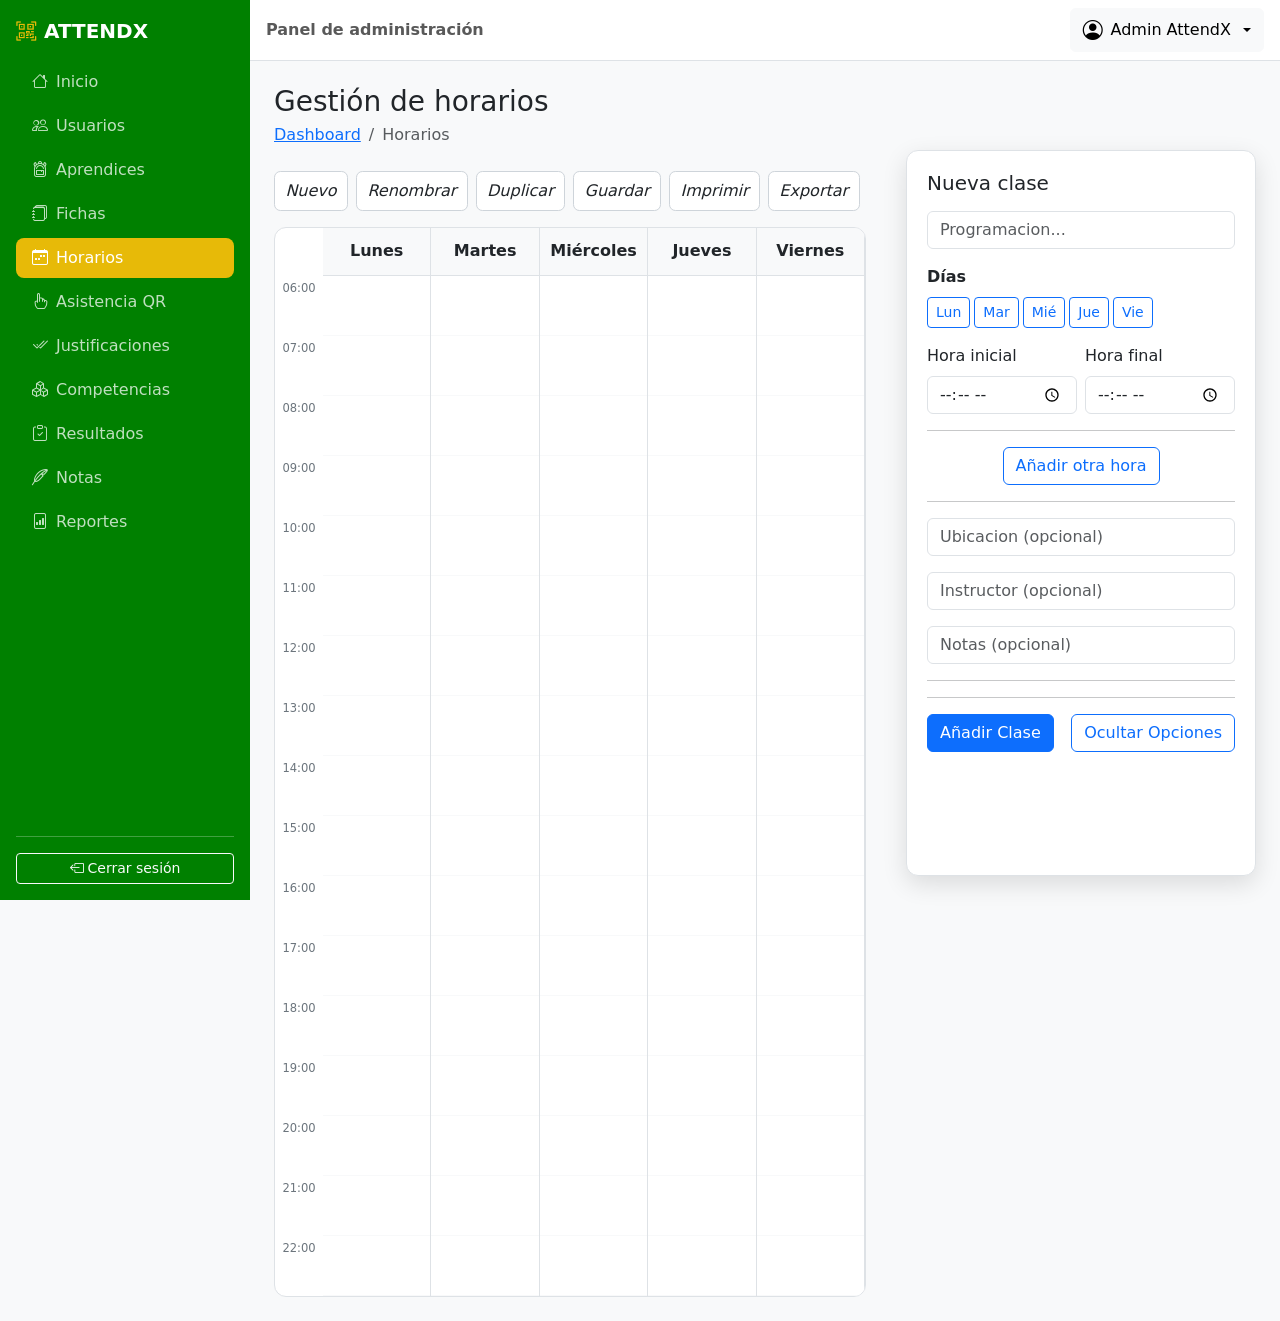
<file: horarios.html>
<!DOCTYPE html>
<html lang="es">
<head>
    <meta charset="UTF-8">
    <meta name="viewport" content="width=device-width, initial-scale=1.0">
    <title>Horario | AttendX</title>
    <!-- CSS de Bootstrap 5.3.3 desde URL predeterminado-->
    <link href="https://cdn.jsdelivr.net/npm/bootstrap@5.3.3/dist/css/bootstrap.min.css" rel="stylesheet">
    <!--libreria de iconos de Bootstrap-->
    <link href="https://cdn.jsdelivr.net/npm/bootstrap-icons@1.11.3/font/bootstrap-icons.min.css" rel="stylesheet">
    <!--llama a los estios personalizados-->
    <link href="CSS/estilos.css" rel="stylesheet">

</head>
<body class="bg-body-tertiary">
    <!-- MENÚ LATERAL -->
    <aside class="offcanvas-lg offcanvas-start sidebar"
           tabindex="-1"
           id="menuLateral"
           aria-labelledby="tituloMenu">

        <div class="offcanvas-header border-bottom border-secondary">
            <h5 class="offcanvas-title" id="tituloMenu">
                <i class="bi bi-qr-code-scan me-2"></i>ATTENDX
            </h5>
            <button type="button"
                    class="btn-close btn-close-white"
                    data-bs-dismiss="offcanvas"
                    data-bs-target="#menuLateral"
                    aria-label="Cerrar menú"></button>
        </div>

        <div class="offcanvas-body d-flex flex-column p-3">
            <a href="dashboard.html"
               class="d-none d-lg-flex align-items-center mb-3 text-white text-decoration-none fs-5 fw-bold">
                <i class="bi bi-qr-code-scan me-2 text-sena"></i> ATTENDX
            </a>

            <ul class="nav nav-pills flex-column mb-auto">
                <li class="nav-item"><a href="dashboard.html" class="nav-link"><i class="bi bi-house me-2"></i>Inicio</a></li>
                <li class="nav-item"><a href="usuarios.html" class="nav-link"><i class="bi bi-people me-2"></i>Usuarios</a></li>
                <li class="nav-item"><a href="" class="nav-link"><i class="bi bi-backpack3 me-2"></i>Aprendices</a></li>
                <li class="nav-item"><a href="fichas.html" class="nav-link"><i class="bi bi-journals me-2"></i>Fichas</a></li>
                <li class="nav-item"><a href="horarios.html" class="nav-link active" aria-current="page"><i class="bi bi-calendar-week me-2"></i>Horarios</a></li>
                <li class="nav-item"><a href="" class="nav-link"><i class="bi bi-hand-index me-2"></i>Asistencia QR</a></li>
                <li class="nav-item"><a href="" class="nav-link"><i class="bi bi-check2-all me-2"></i>Justificaciones</a></li>
                <li class="nav-item"><a href="" class="nav-link"><i class="bi bi-boxes me-2"></i>Competencias</a></li>
                <li class="nav-item"><a href="" class="nav-link"><i class="bi bi-clipboard-check me-2"></i>Resultados</a></li>
                <li class="nav-item"><a href="" class="nav-link"><i class="bi bi-feather me-2"></i>Notas</a></li>
                <li class="nav-item"><a href="" class="nav-link"><i class="bi bi-file-bar-graph me-2"></i>Reportes</a></li>
            </ul>

            <hr>
            <a href="index.html" class="btn btn-outline-light btn-sm">
                <i class="bi bi-box-arrow-left me-1"></i>Cerrar sesión
            </a>
        </div>
    </aside>

        <!--zona deracha-->
        <!--Muestra clase contenido aplica el margin-left en computador-->
        <div class="contenido">
            <!--Barra superior-->
            <!--Barra blanca con borde inferior, sticky-top la deja pegada arriba al hacer scroll-->
            <nav class="navbar bg-white border-bottom px-3 sticky-top">
                <!--boton para abrir el menu en celular, d-lg none lo oculta en computador (alla el menu siembre se ve) data-bs-toggle="offcanvas"-->
                <button class="btn btn-outline-secondary d-lg-none" type="button" data-bs-toggle="offcanvas" data-bs-target="#menuLateral" aria-controls="menuLateral" aria-label="Abrir menu">
                    <!--icono de hamburguesa-->
                    <i class="bi bi-list"></i>
                    <!--cierra el boton-->
                </button>
                <!--Texto de la barra; se culta en celulares  muy pequenos (d-none d-sm-incline)-->
                <span class="navbar-text fw-semibold d-none d-sm-inline">Panel de administración</span>
                <!--Menu desplegable del usuario; ms-auto lo empula a la derecha-->
                <div class="dropdown ms-auto">
                    <!--Boton que abre el desplegable, dropdown-toggle dibuja la flechita; fata-bs-toggle lo hace funcionar-->
                    <button class="btn btn-light dropdown-toggle d-flex align-items-center gap-2" type="button" data-bs-toggle="dropdown" aria-expanded="false">
                        <!--icono de usuario-->
                        <i class="bi bi-person-circle fs-5"></i>
                        <!--Nombre del usuario, visible desde tablet-->
                        <span class="d-none d-md-inline">Admin AttendX</span>
                        <!--Cierra el boton-->
                    </button>
                    <!--lista de opciones, dropdown-menu-end la alinea a la derecha para que no se slaga de la pantalla-->
                    <ul class="dropdown-menu dropdown-menu-end shadow">
                        <!--encabezado no clicable dentro del menu-->
                        <li><h6 class="dropdown-header">admin@sena.edu.co</h6></li>
                        <!--opcion del menu (pantall aun no construida)-->
                        <li><a class="dropdown-item" href="#"><i class="bi bi-person me-2"></i>Mi perfil</a></li>
                        <!--linea separadora-->
                        <li><hr class="dropdown-divider"></li>
                        <!--otra forma de salir, en rojo (text-danger)-->
                        <li><a class="dropdown-item text-danger" href="index.html"><i class="bi bi-box-arrow-left me-2"></i>Cerrar sesión</a></li>
                        <!--cierra la lista-->
                    </ul>
                    <!--cierra el desplegable-->
                </div>
                <!--cierra la barra superior-->
            </nav>
            <!--contenido de la pagina-->
            <!--relleno 3 en celular y 4 desde tablet-->
            <main class="p-3 p-md-4">
<!-- INICIO CONTENIDO -->
            <!-- Encabezado del módulo -->
            <!-- Flexbox con salto de línea en celular. -->
<div class="d-flex flex-wrap justify-content-between align-items-center gap-2 mb-4">
    <div>
        <h1 class="h3 mb-1">Gestión de horarios</h1>

        <nav aria-label="breadcrumb">
            <ol class="breadcrumb mb-0 small">
                <li class="breadcrumb-item">
                    <a href="dashboard.html">Dashboard</a>
                </li>
                <li class="breadcrumb-item active" aria-current="page">
                    Horarios
                </li>
            </ol>
        </nav>
    </div>
</div>

<div class="d-flex flex-wrap justify-content-between align-items-center mb-3">
    <div class="form-inline editSchedule">
        <i id="editScheduleOptionCreate"
           class="editScheduleOption fa fa-calendar fa-regular tip"
           aria-hidden="true"
           onclick="addNewSchedule();">
            <span>Nuevo</span>
        </i>

        <i id="editScheduleOptionRename"
           class="editScheduleOption fa fa-pencil tip"
           aria-hidden="true"
           onclick="renameSchedule();">
            <span>Renombrar</span>
        </i>

        <i id="editScheduleOptionDuplicate"
           class="editScheduleOption fa fa-clone tip"
           aria-hidden="true"
           onclick="copySchedule();">
            <span>Duplicar</span>
        </i>

        <i id="editScheduleOptionExportSchedule"
           class="editScheduleOption fa fa-image tip"
           aria-hidden="true"
           onclick="saveImage();">
            <span>Guardar</span>
        </i>

        <i id="editScheduleOptionPrint"
           class="editScheduleOption fa fa-print tip"
           aria-hidden="true">
            <span>Imprimir</span>
        </i>

        <i id="editScheduleOptionCalendar"
           class="editScheduleOption fa fa-share-square-o tip"
           aria-hidden="true">
            <span>Exportar</span>
        </i>
    </div>

    <div id="add-class-btn">
        <span id="plusNextToAddClass">+</span> Nueva Clase
    </div>
</div>
                                    <!-- Vista del calendario -->
            <div class="horarios-layout">
                <section class="horario-semana">
                <!-- Encabezado del calendario -->
                <div class="row g-0" id="cal-headers">
                    <div style="width: 48px; flex: 0 0 48px;"></div>
                    <div class="col cal-header-col">
                         Lu<span class="cal-header-suffix">nes</span>
                        </div>
                    <div class="col cal-header-col">
                        Mar<span class="cal-header-suffix">tes</span>
                    </div>
                    <div class="col cal-header-col">
                        Mié<span class="cal-header-suffix">rcoles</span>
                    </div>
                    <div class="col cal-header-col">
                        Jue<span class="cal-header-suffix">ves</span>
                    </div>
                    <div class="col cal-header-col">
                        Vie<span class="cal-header-suffix">rnes</span>
                    </div>
                    <div class="col cal-header-col cal-weekend-header-col" style="display: none">
                        Sáb<span class="cal-header-suffix">ado</span>
                    </div>
                    <div class="col cal-header-col cal-weekend-header-col" style="display: none">
                        Dom<span class="cal-header-suffix">ingo</span>
                    </div>
                </div>

                <!-- Columnas del calendario -->
                <div class="row g-0" id="calendar">
                    <div id="horas-col" style="width: 48px; flex: 0 0 48px;"></div>
                    <div class="col cal-col" id="cal-col-monday"></div>
                    <div class="col cal-col" id="cal-col-tuesday"></div>
                    <div class="col cal-col" id="cal-col-wednesday"></div>
                    <div class="col cal-col" id="cal-col-thursday"></div>
                    <div class="col cal-col" id="cal-col-friday"></div>
                    <div class="col cal-col cal-weekend-col" id="cal-col-saturday" style="display: none"></div>
                    <div class="col cal-col cal-weekend-col" id="cal-col-sunday" style="display: none"></div>
                </div>
                </section>
            </div>

        <!-- Template for meeting period (use) -->
        <div id="add-meeting-period-template" class="hidden meeting-period">
            <hr class="form-divider">
            <!-- Delete button (hide by default) -->
            <div class="delete-x" style="display: none;">+</div>

            <!-- Select the meeting days -->
            <div class="form-group default-days">
                <div class="btn-group btn-group-toggle days-btn-group" data-toggle="buttons">
                    <!-- Populated with defaults and smart-added day groups -->
                </div>
                <div class="toggle-days-container">
                    <div class="toggle-days">Personalizar</div>
                </div>
                <div id="days-invalid-text" class="invalid-feedback hidden">Selecciona al menos 1 dia</div>
            </div>
            <div class="form-group custom-days">
                <div class="btn-group-toggle btn-group days-btn-group" data-toggle="buttons">
                    <label class="btn btn-outline-primary day-btn" data-day="M">
                        <input type="checkbox" autocomplete="off">L
                    </label>
                    <label class="btn btn-outline-primary day-btn" data-day="Tu">
                        <input type="checkbox" autocomplete="off">M
                    </label>
                    <label class="btn btn-outline-primary day-btn" data-day="W">
                        <input type="checkbox" autocomplete="off">M
                    </label>
                    <label class="btn btn-outline-primary day-btn" data-day="Th">
                        <input type="checkbox" autocomplete="off">J
                    </label>
                    <label class="btn btn-outline-primary day-btn" data-day="F">
                        <input type="checkbox" autocomplete="off">V
                    </label>
                    <label class="btn btn-outline-primary day-btn weekend-day" data-day="Sa">
                        <input type="checkbox" autocomplete="off">S
                    </label>
                    <label class="btn btn-outline-primary day-btn weekend-day" data-day="Su">
                        <input type="checkbox" autocomplete="off">D
                    </label>
                </div>
                <div class="toggle-days-container">
                    <div class="toggle-days">Usar dias predeterminados</div>
                </div>
                <div id="days-invalid-text" class="invalid-feedback hidden">Selecciona al menos 1 dia</div>
            </div>

            <!-- Select the meeting times -->
            <!-- Use a row to contain the time selectors on the same line -->
            <div class="row">
                <div class="col start-time-col">
                    <input type="text" class="start-time form-control" autocomplete="off" placeholder="Starts" required>
                    <div class="invalid-feedback">Por favor incresar una hora de inicio</div>
                </div>
                <div class="col end-time-col">
                    <input type="text" class="end-time form-control" autocomplete="off" placeholder="Ends" required>
                    <div class="invalid-feedback">Por favor incresar una hora de finalizacion</div>
                </div>
            </div>
        </div>

        <!-- Template for add-class popover -->
        <div id="class-popup-template" class="panel-nueva-clase">
            <form id="add-class-form" class="needs-validation" novalidate>
                <h2 class="h5 mb-3">Nueva clase</h2>
                <!-- Course Name -->
                <div class="form-group">
                    <input class="form-control" autocomplete="off" id="add-class-name" placeholder="Programacion..." type="text" required>
                    <div class="invalid-feedback">Por favor incresar un nombre de clase</div>
                </div>

                <!-- Course Days selectors -->
                <div id="add-meeting-period-container">
                    <div class="meeting-period">
                        <label class="form-label fw-semibold">Días</label>
                        <div class="d-flex flex-wrap gap-1 mb-3">
                            <input type="checkbox" class="btn-check" id="dia-lunes" autocomplete="off">
                            <label class="btn btn-outline-primary btn-sm" for="dia-lunes">Lun</label>
                            <input type="checkbox" class="btn-check" id="dia-martes" autocomplete="off">
                            <label class="btn btn-outline-primary btn-sm" for="dia-martes">Mar</label>
                            <input type="checkbox" class="btn-check" id="dia-miercoles" autocomplete="off">
                            <label class="btn btn-outline-primary btn-sm" for="dia-miercoles">Mié</label>
                            <input type="checkbox" class="btn-check" id="dia-jueves" autocomplete="off">
                            <label class="btn btn-outline-primary btn-sm" for="dia-jueves">Jue</label>
                            <input type="checkbox" class="btn-check" id="dia-viernes" autocomplete="off">
                            <label class="btn btn-outline-primary btn-sm" for="dia-viernes">Vie</label>
                        </div>
                        <div class="row g-2">
                            <div class="col-6">
                                <label class="form-label" for="hora-inicio">Hora inicial</label>
                                <input type="time" class="form-control" id="hora-inicio" required>
                            </div>
                            <div class="col-6">
                                <label class="form-label" for="hora-final">Hora final</label>
                                <input type="time" class="form-control" id="hora-final" required>
                            </div>
                        </div>
                    </div>
                </div>

                <hr class="form-divider">

                <!-- End of required fields -->

                <div id="add-class-optional">
                    <div class="form-inline justify-content-center">
                        <button class="btn btn-outline-primary" type="button" onclick="addMeetingPeriod.apply(this)">Añadir otra hora</button>
                    </div>
                    <hr class="form-divider">
                    <div class="form-group">
                        <input class="form-control" placeholder="Ubicacion (opcional)" id="add-class-ubicacion" type="text">
                    </div>
                    <div class="form-group">
                        <input class="form-control" placeholder="Instructor (opcional)" id="add-class-instructor" type="text">
                    </div>
                    <div class="form-group">
                        <input class="form-control" placeholder="Notas (opcional)" id="add-class-notas" type="text">
                    </div>
                    <hr class="form-divider">
                    <div class="form-group justify-content-center" id="colorOptions">
                    </div>

                    <!-- End of optional fields -->
                    <hr class="form-divider">
                </div>

                <!-- Add or edit the class depending on context -->
                <div class="form-inline justify-content-between">
                    <button id="save-btn" class="btn btn-primary" type="button" onclick="saveClass.apply(this)">Añadir Clase</button>
                    <button class="btn btn-outline-primary toggle-options" type="button" onclick="toggleShowOptions.apply(this);" style="display: none;">Mas Opciones</button>
                    <button class="btn btn-outline-primary toggle-options" type="button" onclick="toggleShowOptions.apply(this);">Ocultar Opciones</button>
                </div>
            </form>
        </div>
        </main>
</div>
<script src="https://cdn.jsdelivr.net/npm/bootstrap@5.3.3/dist/js/bootstrap.bundle.min.js"></script>
<script>
    document.getElementById('add-class-btn')?.addEventListener('click', function () {
        document.getElementById('add-class-name')?.focus();
        document.getElementById('class-popup-template')?.scrollIntoView({ behavior: 'smooth', block: 'start' });
    });
</script>
<script>
    const contenedorHoras = document.getElementById('horas-col');

    if (contenedorHoras) {
        contenedorHoras.innerHTML = '';
        for (let h = 6; h <= 22; h++) {
            const celdaHora = document.createElement('div');
            celdaHora.textContent = String(h).padStart(2, '0') + ':00';
            celdaHora.style.height = '60px';
            celdaHora.style.fontSize = '0.72rem';
            celdaHora.style.color = '#6c757d';
            celdaHora.style.paddingTop = '4px';
            celdaHora.style.textAlign = 'center';
            contenedorHoras.appendChild(celdaHora);
        }
    }

    const diasCalendario = {
        lunes: 'cal-col-monday',
        martes: 'cal-col-tuesday',
        miercoles: 'cal-col-wednesday',
        jueves: 'cal-col-thursday',
        viernes: 'cal-col-friday',
        sabado: 'cal-col-saturday',
        domingo: 'cal-col-sunday'
    };

    const claveClases = 'attendx_horarios';

    function minutos(hora) {
        const partes = hora.split(':');
        return (Number(partes[0]) * 60) + Number(partes[1] || 0);
    }

    function obtenerClases() {
        try {
            return JSON.parse(localStorage.getItem(claveClases)) || [];
        } catch (error) {
            return [];
        }
    }

    function escaparTexto(texto) {
        const elemento = document.createElement('span');
        elemento.textContent = texto || '';
        return elemento.innerHTML;
    }

    function limpiarCalendario() {
        document.querySelectorAll('.clase-calendario').forEach(function (bloque) {
            bloque.remove();
        });
    }

    function dibujarClase(clase) {
        clase.dias.forEach(function (dia) {
            const columna = document.getElementById(diasCalendario[dia]);
            if (!columna) return;

            const inicio = minutos(clase.horaInicio);
            const fin = minutos(clase.horaFinal);
            const bloque = document.createElement('div');

            bloque.className = 'clase-calendario';
            bloque.style.top = ((inicio - 360)) + 'px';
            bloque.style.height = Math.max(fin - inicio, 48) + 'px';
            bloque.innerHTML =
                '<strong>' + escaparTexto(clase.nombre) + '</strong>' +
                '<small>' + escaparTexto(clase.horaInicio) + ' - ' + escaparTexto(clase.horaFinal) + '</small>' +
                (clase.ubicacion ? '<small>' + escaparTexto(clase.ubicacion) + '</small>' : '');

            columna.appendChild(bloque);
        });
    }

    function renderizarClases() {
        limpiarCalendario();
        obtenerClases().forEach(dibujarClase);
    }

    window.saveClass = function () {
        const nombre = document.getElementById('add-class-name').value.trim();
        const horaInicio = document.getElementById('hora-inicio').value;
        const horaFinal = document.getElementById('hora-final').value;
        const dias = [];

        Object.keys(diasCalendario).forEach(function (dia) {
            const checkbox = document.getElementById('dia-' + dia);
            if (checkbox && checkbox.checked) dias.push(dia);
        });

        if (!nombre) {
            alert('Ingresa el nombre de la clase.');
            document.getElementById('add-class-name').focus();
            return;
        }

        if (dias.length === 0) {
            alert('Selecciona al menos un día.');
            return;
        }

        if (!horaInicio || !horaFinal) {
            alert('Selecciona la hora inicial y la hora final.');
            return;
        }

        if (minutos(horaFinal) <= minutos(horaInicio)) {
            alert('La hora final debe ser posterior a la hora inicial.');
            return;
        }

        if (minutos(horaInicio) < 360 || minutos(horaFinal) > 1320) {
            alert('Las clases deben estar entre las 6:00 AM y las 10:00 PM.');
            return;
        }

        const clase = {
            nombre: nombre,
            dias: dias,
            horaInicio: horaInicio,
            horaFinal: horaFinal,
            ubicacion: document.getElementById('add-class-ubicacion').value.trim(),
            instructor: document.getElementById('add-class-instructor').value.trim(),
            notas: document.getElementById('add-class-notas').value.trim()
        };

        const clases = obtenerClases();
        clases.push(clase);
        localStorage.setItem(claveClases, JSON.stringify(clases));
        renderizarClases();
        document.getElementById('add-class-form').reset();
        alert('Clase añadida al calendario.');
    };

    renderizarClases();
</script>
</body>
</html>
</file>
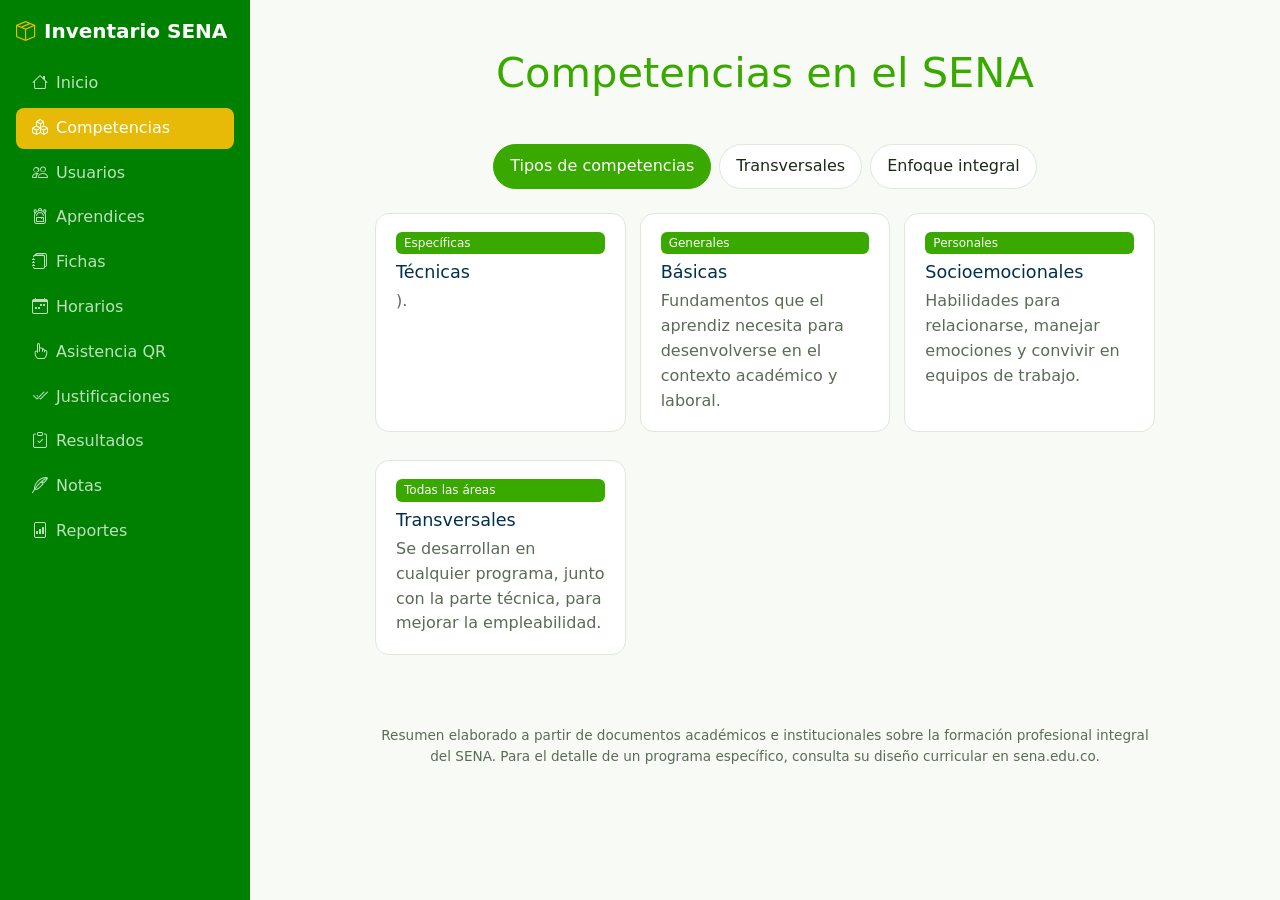
<file: rama_competencias.html>
<!DOCTYPE html>
<html lang="es">
<head>
  <meta charset="utf-8">
  <meta name="viewport" content="width=device-width, initial-scale=1">
  <title>Competencias en el SENA</title>
  <link href="https://cdn.jsdelivr.net/npm/bootstrap@5.3.3/dist/css/bootstrap.min.css" rel="stylesheet">
  <link href="https://cdn.jsdelivr.net/npm/bootstrap-icons@1.11.3/font/bootstrap-icons.min.css" rel="stylesheet">
  <link href="CSS/estilos.css" rel="stylesheet">
  <style>
:root {
  --bg: #f7faf5;
  --card: #ffffff;
  --text: #1d2a1a;
  --muted: #5b6b57;
  --accent: #39a900;
  --accent2: #00304d;
  --line: #dfe8da;
}

@media (prefers-color-scheme: dark) {
  :root {
    --bg: #f8faf8;
    --card: #182216;
    --text: #f0e6e4;
    --muted: #a3b39e;
    --accent: #6fd13a;
    --accent2: #8cc8ee;
    --line: #2a3827;
  }
}

* { box-sizing: border-box; }

body {
  margin: 0;
  background: var(--bg);
  color: var(--text);
  font-family: system-ui, -apple-system, "Segoe UI", Roboto, sans-serif;
  line-height: 1.55;
}

header { padding: 48px 20px 28px; text-align: center; max-width: 820px; margin: 0 auto; }
h1 { font-size: clamp(1.8rem, 5vw, 2.6rem); margin: 0 0 10px; color: var(--accent); }
header p { color: var(--muted); margin: 0 auto; max-width: 620px; }

main { max-width: 820px; margin: 0 auto; padding: 0 20px 56px; }

.tabs { display: flex; flex-wrap: wrap; gap: 8px; justify-content: center; margin: 8px 0 24px; }
.tabs button {
  border: 1px solid var(--line);
  background: var(--card);
  color: var(--text);
  padding: 9px 16px;
  border-radius: 999px;
  font: inherit;
  cursor: pointer;
}
.tabs button[aria-selected="true"] { background: var(--accent); color: #fff; border-color: var(--accent); }

.panel { display: none; }
.panel.on { display: block; }

.card { background: var(--card); border: 1px solid var(--line); border-radius: 14px; padding: 18px 20px; margin-bottom: 14px; }
.card h3 { margin: 0 0 6px; color: var(--accent2); font-size: 1.1rem; }
.card p { margin: 0; color: var(--muted); }

.grid { display: grid; grid-template-columns: repeat(auto-fit, minmax(220px, 1fr)); gap: 14px; }

.tag { display: inline-block; font-size: .75rem; background: var(--accent); color: #fff; border-radius: 6px; padding: 2px 8px; margin-bottom: 8px; }

.saber { display: grid; grid-template-columns: repeat(auto-fit, minmax(180px, 1fr)); gap: 14px; text-align: center; }
.saber .card b { display: block; font-size: 1.3rem; color: var(--accent); }

footer { max-width: 820px; margin: 0 auto; padding: 0 20px 40px; color: var(--muted); font-size: .85rem; text-align: center; }
</style>
</head>
<body>
  <aside class="offcanvas-lg offcanvas-start sidebar" tabindex="-1" id="menuLateral" aria-labelledby="tituloMenu">
    <div class="offcanvas-header border-bottom border-secondary">
      <h2 class="offcanvas-title h5" id="tituloMenu">
        <i class="bi bi-box-seam me-2"></i>Inventario SENA
      </h2>
      <button type="button" class="btn-close btn-close-white" data-bs-dismiss="offcanvas" data-bs-target="#menuLateral" aria-label="Cerrar menú"></button>
    </div>
    <div class="offcanvas-body d-flex flex-column p-3">
      <a href="../index.html/rama_index.html" class="d-none d-lg-flex align-items-center mb-3 text-white text-decoration-none fs-5 fw-bold">
        <i class="bi bi-box-seam me-2 text-sena"></i>Inventario SENA
      </a>
      <nav aria-label="Menú principal">
        <ul class="nav nav-pills flex-column mb-auto">
          <li class="nav-item">
            <a href="../index.html/rama_index.html" class="nav-link">
              <i class="bi bi-house me-2"></i>Inicio
            </a>
          </li>
          <li class="nav-item">
            <a href="rama_competencias.html" class="nav-link active" aria-current="page">
              <i class="bi bi-boxes me-2"></i>Competencias
            </a>
          </li>
          <li class="nav-item">
            <span class="nav-link disabled"><i class="bi bi-people me-2"></i>Usuarios</span>
          </li>
          <li class="nav-item">
            <span class="nav-link disabled"><i class="bi bi-backpack3 me-2"></i>Aprendices</span>
          </li>
          <li class="nav-item">
            <span class="nav-link disabled"><i class="bi bi-journals me-2"></i>Fichas</span>
          </li>
          <li class="nav-item">
            <span class="nav-link disabled"><i class="bi bi-calendar-week me-2"></i>Horarios</span>
          </li>
          <li class="nav-item">
            <span class="nav-link disabled"><i class="bi bi-hand-index me-2"></i>Asistencia QR</span>
          </li>
          <li class="nav-item">
            <span class="nav-link disabled"><i class="bi bi-check2-all me-2"></i>Justificaciones</span>
          </li>
          <li class="nav-item">
            <span class="nav-link disabled"><i class="bi bi-clipboard-check me-2"></i>Resultados</span>
          </li>
          <li class="nav-item">
            <span class="nav-link disabled"><i class="bi bi-feather me-2"></i>Notas</span>
          </li>
          <li class="nav-item">
            <span class="nav-link disabled"><i class="bi bi-file-bar-graph me-2"></i>Reportes</span>
          </li>
        </ul>
      </nav>
    </div>
  </aside>

  <div class="contenido">
    <div class="d-lg-none p-3">
      <button class="btn btn-success" type="button" data-bs-toggle="offcanvas" data-bs-target="#menuLateral" aria-controls="menuLateral">
        <i class="bi bi-list me-1"></i>Menú
      </button>
    </div>
  <header>
    <h1>Competencias en el SENA</h1>
    <p></p>
  </header>

  <main>
    <div class="tabs" role="tablist" aria-label="Secciones de competencias">
      <button id="tab-tipos" role="tab" aria-selected="true"
              aria-controls="tipos" tabindex="0" data-t="tipos">
        Tipos de competencias
      </button>
      <button id="tab-transv" role="tab" aria-selected="false"
              aria-controls="transv" tabindex="-1" data-t="transv">
        Transversales
      </button>
      <button id="tab-enfoque" role="tab" aria-selected="false"
              aria-controls="enfoque" tabindex="-1" data-t="enfoque">
        Enfoque integral
      </button>
    </div>

    <section class="panel on" id="tipos" role="tabpanel"
             aria-labelledby="tab-tipos" tabindex="0">
      <div class="grid">
        <div class="card"><span class="tag">Específicas</span><h3>Técnicas</h3><p>).</p></div>
        <div class="card"><span class="tag">Generales</span><h3>Básicas</h3><p>Fundamentos que el aprendiz necesita para desenvolverse en el contexto académico y laboral.</p></div>
        <div class="card"><span class="tag">Personales</span><h3>Socioemocionales</h3><p>Habilidades para relacionarse, manejar emociones y convivir en equipos de trabajo.</p></div>
        <div class="card"><span class="tag">Todas las áreas</span><h3>Transversales</h3><p>Se desarrollan en cualquier programa, junto con la parte técnica, para mejorar la empleabilidad.</p></div>
      </div>
    </section>

    <section class="panel" id="transv" role="tabpanel"
             aria-labelledby="tab-transv" tabindex="0">
      <div class="card"><h3>Liderazgo y trabajo en equipo</h3><p>Destacadas en estudios sobre programas técnicos y tecnológicos del SENA como elementos clave para el éxito profesional.</p></div>
      <div class="card"><h3>Ética y cultura de paz</h3><p>El SENA cuenta con guías para el desarrollo de competencias en esta área.</p></div>
      <div class="card"><h3>Emprendimiento</h3><p>También tiene guías específicas para desarrollar competencias emprendedoras.</p></div>
      <div class="card"><h3>Orientación socio-ocupacional</h3><p>Acompaña al aprendiz en la toma de decisiones sobre su proyecto laboral, especialmente en la articulación con la educación media.</p></div>
    </section>

    <section class="panel" id="enfoque" role="tabpanel"
             aria-labelledby="tab-enfoque" tabindex="0">
      <div class="saber">
        <div class="card"><b>Saber</b><p>Dimensión cognitiva: conocimientos.</p></div>
        <div class="card"><b>Hacer</b><p>Dimensión procedimental: habilidades y destrezas.</p></div>
        <div class="card"><b>Ser</b><p>Dimensión actitudinal: valores y actitudes.</p></div>
      </div>
      <div class="card" style="margin-top:14px"><h3>Aprendizaje por proyectos</h3><p>La formación se organiza por proyectos y técnicas didácticas activas, buscando que el aprendiz desarrolle la competencia de forma integrada.</p></div>
      <div class="card"><h3>Evaluación frente a normas de competencia laboral</h3><p>La evaluación formativa es fundamental y busca evidenciar el conocimiento y el desempeño del aprendiz frente a la norma sectorial de competencia laboral.</p></div>
    </section>
  </main>

  <footer>Resumen elaborado a partir de documentos académicos e institucionales sobre la formación profesional integral del SENA. Para el detalle de un programa específico, consulta su diseño curricular en sena.edu.co.</footer>
  </div>

  <script src="https://cdn.jsdelivr.net/npm/bootstrap@5.3.3/dist/js/bootstrap.bundle.min.js"></script>
  <script>
// Navegación por pestañas: cada función hace una sola tarea.

const botones = document.querySelectorAll('.tabs button');
const paneles = document.querySelectorAll('.panel');

// Marca como seleccionado únicamente el botón recibido.
function marcarBoton(botonActivo) {
  botones.forEach(function (b) {
    b.setAttribute('aria-selected', b === botonActivo ? 'true' : 'false');
    b.setAttribute('tabindex', b === botonActivo ? '0' : '-1');
  });
}

// Muestra el panel con el id indicado y oculta los demás.
function mostrarPanel(id) {
  paneles.forEach(function (p) {
    p.classList.toggle('on', p.id === id);
  });
}

// Cambia de pestaña (botón + panel).
function seleccionarPestana(boton) {
  marcarBoton(boton);
  mostrarPanel(boton.dataset.t);
}

// Registra los eventos de clic.
function iniciar() {
  botones.forEach(function (b) {
    b.addEventListener('click', function () { seleccionarPestana(b); });
  });
}

iniciar();
</script>
</body>
</html>
</file>
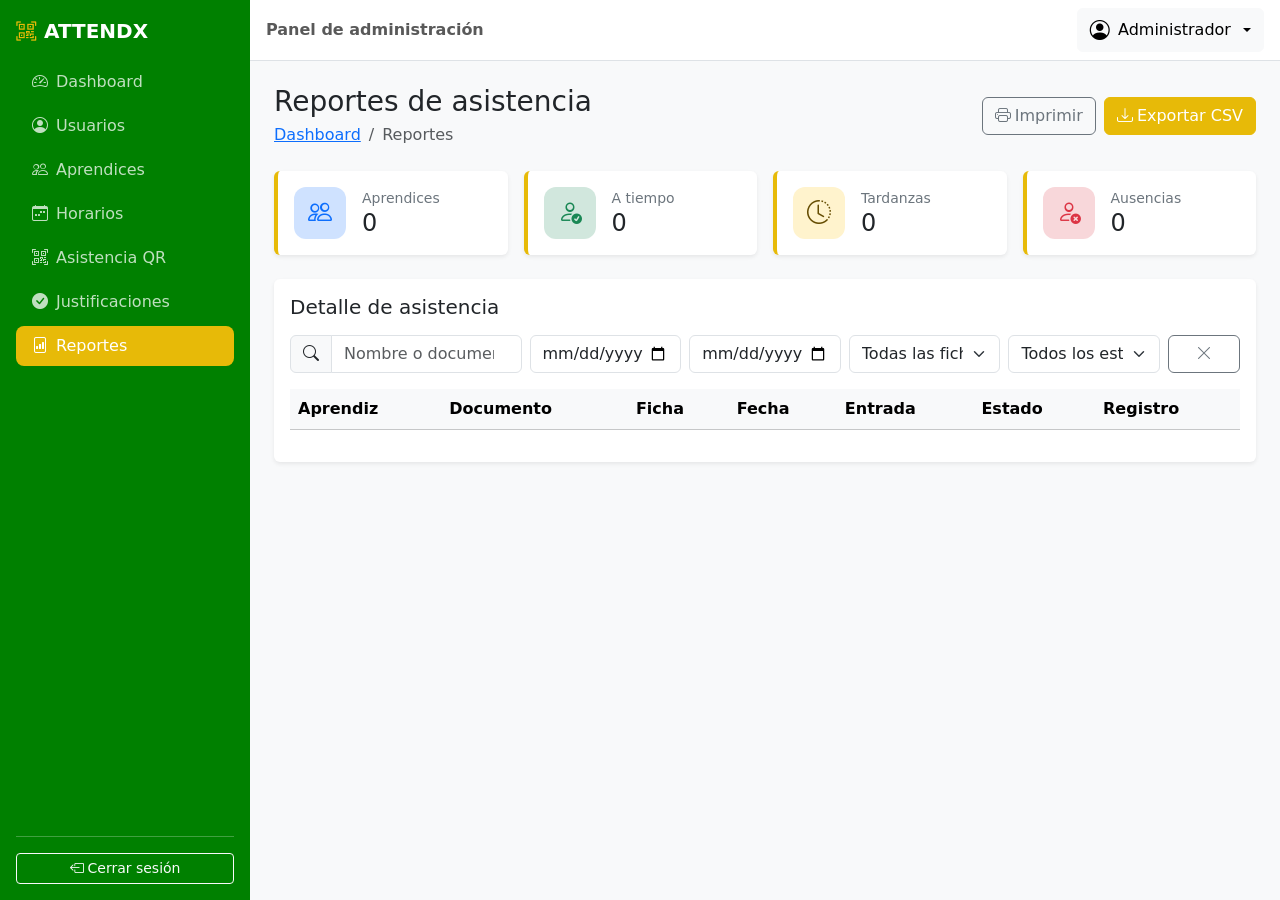
<file: reportes.html>
<!DOCTYPE html>
<html lang="es">
<head>
    <meta charset="UTF-8">
    <meta name="viewport" content="width=device-width, initial-scale=1.0">
    <title>Reportes | ATTENDX</title>
    <link href="https://cdn.jsdelivr.net/npm/bootstrap@5.3.3/dist/css/bootstrap.min.css" rel="stylesheet">
    <link href="https://cdn.jsdelivr.net/npm/bootstrap-icons@1.11.3/font/bootstrap-icons.min.css" rel="stylesheet">
    <link href="css/estilos.css" rel="stylesheet">
</head>
<body class="bg-body-tertiary">
    <aside class="offcanvas-lg offcanvas-start sidebar" tabindex="-1" id="menuLateral" aria-labelledby="tituloMenu">
        <div class="offcanvas-header border-bottom border-secondary">
            <h2 class="offcanvas-title fs-5" id="tituloMenu"><i class="bi bi-qr-code-scan me-2"></i>ATTENDX</h2>
            <button type="button" class="btn-close btn-close-white" data-bs-dismiss="offcanvas" data-bs-target="#menuLateral" aria-label="Cerrar menú"></button>
        </div>
        <div class="offcanvas-body d-flex flex-column p-3">
            <a href="dashboard.html" class="d-none d-lg-flex align-items-center mb-3 text-white text-decoration-none fs-5 fw-bold">
                <i class="bi bi-qr-code-scan me-2 text-sena"></i>ATTENDX
            </a>
            <ul class="nav nav-pills flex-column mb-auto">
                <li class="nav-item"><a href="dashboard.html" class="nav-link"><i class="bi bi-speedometer2 me-2"></i>Dashboard</a></li>
                <li class="nav-item"><a href="usuarios.html" class="nav-link"><i class="bi bi-person-circle me-2"></i>Usuarios</a></li>
                <li class="nav-item"><a href="#" class="nav-link"><i class="bi bi-people me-2"></i>Aprendices</a></li>
                <li class="nav-item"><a href="#" class="nav-link"><i class="bi bi-calendar-week me-2"></i>Horarios</a></li>
                <li class="nav-item"><a href="#" class="nav-link"><i class="bi bi-qr-code-scan me-2"></i>Asistencia QR</a></li>
                <li class="nav-item"><a href="#" class="nav-link"><i class="bi bi-check-circle-fill me-2"></i>Justificaciones</a></li>
                <li class="nav-item"><a href="reportes.html" class="nav-link active" aria-current="page"><i class="bi bi-file-bar-graph me-2"></i>Reportes</a></li>
            </ul>
            <hr>
            <a href="index.html" class="btn btn-outline-light btn-sm"><i class="bi bi-box-arrow-left me-1"></i>Cerrar sesión</a>
        </div>
    </aside>

    <div class="contenido">
        <nav class="navbar bg-white border-bottom px-3 sticky-top">
            <button class="btn btn-outline-secondary d-lg-none" type="button" data-bs-toggle="offcanvas" data-bs-target="#menuLateral" aria-label="Abrir menú">
                <i class="bi bi-list"></i>
            </button>
            <span class="navbar-text fw-semibold d-none d-sm-inline">Panel de administración</span>
            <div class="dropdown ms-auto">
                <button class="btn btn-light dropdown-toggle d-flex align-items-center gap-2" type="button" data-bs-toggle="dropdown">
                    <i class="bi bi-person-circle fs-5"></i><span class="d-none d-md-inline">Administrador</span>
                </button>
                <ul class="dropdown-menu dropdown-menu-end shadow">
                    <li><h6 class="dropdown-header">Administrador ATTENDX</h6></li>
                    <li><hr class="dropdown-divider"></li>
                    <li><a class="dropdown-item text-danger" href="index.html"><i class="bi bi-box-arrow-left me-2"></i>Cerrar sesión</a></li>
                </ul>
            </div>
        </nav>

        <main class="p-3 p-md-4">
            <div class="d-flex flex-wrap justify-content-between align-items-center gap-3 mb-4">
                <div>
                    <h1 class="h3 mb-1">Reportes de asistencia</h1>
                    <nav aria-label="Migas de pan">
                        <ol class="breadcrumb mb-0 small">
                            <li class="breadcrumb-item"><a href="dashboard.html">Dashboard</a></li>
                            <li class="breadcrumb-item active" aria-current="page">Reportes</li>
                        </ol>
                    </nav>
                </div>
                <div class="d-flex gap-2">
                    <button type="button" class="btn btn-outline-secondary" id="btnImprimir"><i class="bi bi-printer me-1"></i>Imprimir</button>
                    <button type="button" class="btn btn-sena" id="btnExportar"><i class="bi bi-download me-1"></i>Exportar CSV</button>
                </div>
            </div>

            <div id="alertaReporte" class="alert d-none" role="status" aria-live="polite"></div>

            <section class="row row-cols-1 row-cols-sm-2 row-cols-xl-4 g-3 mb-4" aria-label="Indicadores de asistencia">
                <div class="col">
                    <article class="card tarjeta-kpi shadow-sm h-100">
                        <div class="card-body d-flex align-items-center gap-3">
                            <div class="icono-kpi bg-primary-subtle text-primary"><i class="bi bi-people"></i></div>
                            <div><p class="text-secondary small mb-0">Aprendices</p><h2 class="h4 mb-0" id="totalAprendices">0</h2></div>
                        </div>
                    </article>
                </div>
                <div class="col">
                    <article class="card tarjeta-kpi shadow-sm h-100">
                        <div class="card-body d-flex align-items-center gap-3">
                            <div class="icono-kpi bg-success-subtle text-success"><i class="bi bi-person-check"></i></div>
                            <div><p class="text-secondary small mb-0">A tiempo</p><h2 class="h4 mb-0" id="totalATiempo">0</h2></div>
                        </div>
                    </article>
                </div>
                <div class="col">
                    <article class="card tarjeta-kpi shadow-sm h-100">
                        <div class="card-body d-flex align-items-center gap-3">
                            <div class="icono-kpi bg-warning-subtle text-warning-emphasis"><i class="bi bi-clock-history"></i></div>
                            <div><p class="text-secondary small mb-0">Tardanzas</p><h2 class="h4 mb-0" id="totalTardanzas">0</h2></div>
                        </div>
                    </article>
                </div>
                <div class="col">
                    <article class="card tarjeta-kpi shadow-sm h-100">
                        <div class="card-body d-flex align-items-center gap-3">
                            <div class="icono-kpi bg-danger-subtle text-danger"><i class="bi bi-person-x"></i></div>
                            <div><p class="text-secondary small mb-0">Ausencias</p><h2 class="h4 mb-0" id="totalAusencias">0</h2></div>
                        </div>
                    </article>
                </div>
            </section>

            <section class="card border-0 shadow-sm">
                <div class="card-body">
                    <h2 class="h5 mb-3">Detalle de asistencia</h2>
                    <form class="row g-2 mb-3" id="formFiltros">
                        <div class="col-12 col-lg-3">
                            <label for="buscar" class="visually-hidden">Buscar</label>
                            <div class="input-group">
                                <span class="input-group-text"><i class="bi bi-search"></i></span>
                                <input type="search" class="form-control" id="buscar" placeholder="Nombre o documento">
                            </div>
                        </div>
                        <div class="col-6 col-lg-2">
                            <label for="fechaDesde" class="visually-hidden">Desde</label>
                            <input type="date" class="form-control" id="fechaDesde" aria-label="Fecha desde">
                        </div>
                        <div class="col-6 col-lg-2">
                            <label for="fechaHasta" class="visually-hidden">Hasta</label>
                            <input type="date" class="form-control" id="fechaHasta" aria-label="Fecha hasta">
                        </div>
                        <div class="col-6 col-lg-2">
                            <label for="filtroFicha" class="visually-hidden">Ficha</label>
                            <select class="form-select" id="filtroFicha"><option value="">Todas las fichas</option></select>
                        </div>
                        <div class="col-6 col-lg-2">
                            <label for="filtroEstado" class="visually-hidden">Estado</label>
                            <select class="form-select" id="filtroEstado">
                                <option value="">Todos los estados</option>
                                <option>A tiempo</option>
                                <option>Tardanza</option>
                                <option>Ausente</option>
                                <option>Justificado</option>
                            </select>
                        </div>
                        <div class="col-12 col-lg-1">
                            <button type="reset" class="btn btn-outline-secondary w-100" title="Limpiar filtros">
                                <i class="bi bi-x-lg"></i><span class="visually-hidden">Limpiar</span>
                            </button>
                        </div>
                    </form>

                    <div class="table-responsive">
                        <table class="table table-hover align-middle mb-0">
                            <thead class="table-light">
                                <tr>
                                    <th scope="col">Aprendiz</th>
                                    <th scope="col">Documento</th>
                                    <th scope="col">Ficha</th>
                                    <th scope="col">Fecha</th>
                                    <th scope="col">Entrada</th>
                                    <th scope="col">Estado</th>
                                    <th scope="col">Registro</th>
                                </tr>
                            </thead>
                            <tbody id="tablaReportes"></tbody>
                        </table>
                    </div>
                    <p class="small text-secondary mt-3 mb-0" id="resumenReporte" aria-live="polite"></p>
                </div>
            </section>
        </main>
    </div>

</body>
</html>
</file>
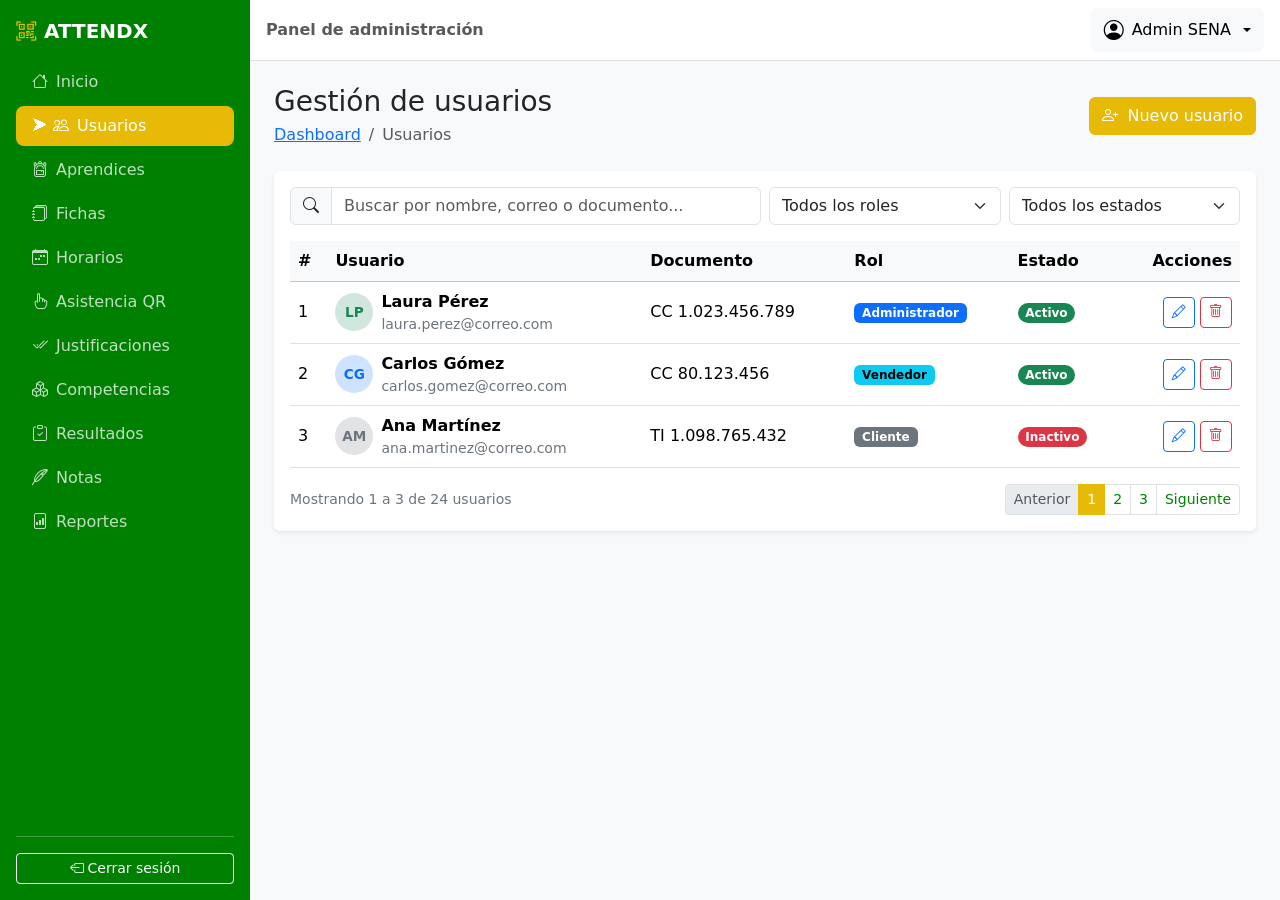
<file: usuarios.html>
<!--//////////////      PROPIEDADES DEL HTML5        //////////////-->
<!DOCTYPE html>
<html lang="es">
<!--//////////////      CABECERA DEL HTML5        //////////////-->
<head>
    <meta charset="UTF-8">
    <meta name="viewport" content="width=device-width, initial-scale=1.0">
    <title>Usuarios | ATTENDX</title>
    <link href="https://cdn.jsdelivr.net/npm/bootstrap@5.3.3/dist/css/bootstrap.min.css" rel="stylesheet">
    <link href="https://cdn.jsdelivr.net/npm/bootstrap-icons@1.11.3/font/bootstrap-icons.min.css" rel="stylesheet">
    <link href="css/estilos.css" rel="stylesheet">
</head>
<!--//////////////      PROPIEDADES DEL HTML5        //////////////-->
<body class="bg-body-tertiary">

    <!--|==============| MENÚ LATERAL |==============|-->
    <aside class="offcanvas-lg offcanvas-start sidebar" tabindex="-1" id="menuLateral" aria-labelledby="tituloMenu">
        <div class="offcanvas-header border-bottom border-secondary">
            <h5 class="offcanvas-title" id="tituloMenu"><i class="bi bi-qr-code-scan me-2"></i>ATTENDX</h5>
            <button type="button" class="btn-close btn-close-white" data-bs-dismiss="offcanvas" data-bs-target="#menuLateral" aria-label="Cerrar menú"></button>
        </div>
        <div class="offcanvas-body d-flex flex-column p-3">
            <a href="dashboard.html" class="d-none d-lg-flex align-items-center mb-3 text-white text-decoration-none fs-5 fw-bold">
                <i class="bi bi-qr-code-scan me-2 text-sena"></i> ATTENDX
            </a>
            <ul class="nav nav-pills flex-column mb-auto">
                <!--Modulo "INICIO"-->
                <li class="nav-item"><a href="dashboard.html" class="nav-link"><i class="bi bi-house me-2"></i>Inicio</a></li>
                <!--Modulo "USUARIOS" y activo para resaltar en amarillo-->
                <li class="nav-item"><a href="usuarios.html" class="nav-link active" aria-current>⮞ <i class="bi bi-people me-2"></i>Usuarios</a></li>
                <!--Modulo "APRENDICES"-->
                <li class="nav-item"><a href="" class="nav-link"><i class="bi bi-backpack3 me-2"></i>Aprendices</a></li>
                <!--Modulo "FICHAS" y activo para resaltar en amarillo-->
                <li class="nav-item"><a href="fichas.html" class="nav-link"><i class="bi bi-journals me-2"></i>Fichas</a></li>
                <!--Modulo "HORARIOS"-->
                <li class="nav-item"><a href="" class="nav-link"><i class="bi bi-calendar-week me-2"></i>Horarios</a></li>
                <!--Modulo "ASISTENCIA QR"-->
                <li class="nav-item"><a href="" class="nav-link"><i class="bi bi-hand-index me-2"></i>Asistencia QR</a></li>
                <!--Modulo "JUSTIFICACIONES"-->
                <li class="nav-item"><a href="" class="nav-link"><i class="bi bi-check2-all me-2"></i>Justificaciones</a></li>
                <!--Modulo "COMPETENCIAS"-->
                <li class="nav-item"><a href="" class="nav-link"><i class="bi bi-boxes me-2"></i>Competencias</a></li>
                <!--Modulo "RESULTADOS"-->
                <li class="nav-item"><a href="" class="nav-link"><i class="bi bi-clipboard-check me-2"></i>Resultados</a></li>
                <!--Modulo "NOTAS"-->
                <li class="nav-item"><a href="" class="nav-link"><i class="bi bi-feather me-2"></i>Notas</a></li>
                <!--Modulo "REPORTES"-->
                <li class="nav-item"><a href="" class="nav-link"><i class="bi bi-file-bar-graph me-2"></i>Reportes</a></li>
            </ul>
            <!--|==============| LÍNEA DIVISORIA |==============|-->
            <hr>
            <!-- Botón que vuelve al login (index.html): así “se cierra la sesión” en el prototipo. -->
            <a href="index.html" class="btn btn-outline-light btn-sm"><i class="bi bi-box-arrow-left me-1"></i>Cerrar sesión</a>
        <!-- Cierra el cuerpo del menú. -->
        </div>
    <!-- Cierra el menú lateral. -->
    </aside>

    <!-- ===================== ZONA DERECHA ===================== -->
    <!-- Nuestra clase contenido aplica el margin-left en computador. -->
    <div class="contenido">

        <!-- Barra superior -->
        <!-- Barra blanca con borde inferior. sticky-top la deja pegada arriba al hacer scroll. -->
        <nav class="navbar bg-white border-bottom px-3 sticky-top">
            <!-- Botón para abrir el menú en celular. d-lg-none lo oculta en computador (allá el menú siempre se ve). data-bs-toggle="offcanvas" + data-bs-target="#menuLateral" abren el panel. -->
            <button class="btn btn-outline-secondary d-lg-none" type="button" data-bs-toggle="offcanvas" data-bs-target="#menuLateral" aria-controls="menuLateral" aria-label="Abrir menú">
                <!-- Ícono de “hamburguesa”. -->
                <i class="bi bi-list"></i>
            <!-- Cierra el botón. -->
            </button>
            <!-- Texto de la barra; se oculta en celulares muy pequeños (d-none d-sm-inline). -->
            <span class="navbar-text fw-semibold d-none d-sm-inline">Panel de administración</span>
            <!-- Menú desplegable del usuario; ms-auto lo empuja a la derecha. -->
            <div class="dropdown ms-auto">
                <!-- Botón que abre el desplegable. dropdown-toggle dibuja la flechita; data-bs-toggle="dropdown" lo hace funcionar. -->
                <button class="btn btn-light dropdown-toggle d-flex align-items-center gap-2" type="button" data-bs-toggle="dropdown" aria-expanded="false">
                    <!-- Ícono de usuario. -->
                    <i class="bi bi-person-circle fs-5"></i>
                    <!-- Nombre del usuario, visible desde tablet. -->
                    <span class="d-none d-md-inline">Admin SENA</span>
                <!-- Cierra el botón. -->
                </button>
                <!-- Lista de opciones. dropdown-menu-end la alinea a la derecha para que no se salga de la pantalla. -->
                <ul class="dropdown-menu dropdown-menu-end shadow">
                    <!-- Encabezado no clicable dentro del menú. -->
                    <li><h6 class="dropdown-header">admin@sena.edu.co</h6></li>
                    <!-- Opción del menú (pantalla aún no construida). -->
                    <li><a class="dropdown-item" href="#"><i class="bi bi-person me-2"></i>Mi perfil</a></li>
                    <!-- Línea separadora. -->
                    <li><hr class="dropdown-divider"></li>
                    <!-- Otra forma de salir, en rojo (text-danger). -->
                    <li><a class="dropdown-item text-danger" href="index.html"><i class="bi bi-box-arrow-left me-2"></i>Cerrar sesión</a></li>
                <!-- Cierra la lista. -->
                </ul>
            <!-- Cierra el desplegable. -->
            </div>
        <!-- Cierra la barra superior. -->
        </nav>

        <!-- Contenido de la página -->
        <!-- Relleno 3 en celular y 4 desde tablet. -->
        <main class="p-3 p-md-4">
<!-- INICIO CONTENIDO -->
            <!-- Encabezado del módulo -->
            <!-- Flexbox: título a la izquierda y botón a la derecha. flex-wrap permite que en celular el botón baje a otra línea. -->
            <div class="d-flex flex-wrap justify-content-between align-items-center gap-2 mb-4">
                <!-- Bloque del título. -->
                <div>
                    <!-- Título de la página. -->
                    <h1 class="h3 mb-1">Gestión de usuarios</h1>
                    <!-- Breadcrumb (migas de pan): muestra dónde está el usuario dentro del sistema. -->
                    <nav aria-label="breadcrumb">
                        <!-- Lista ordenada con estilo de migas. -->
                        <ol class="breadcrumb mb-0 small">
                            <!-- Primer nivel, con enlace para volver. -->
                            <li class="breadcrumb-item"><a href="dashboard.html">Dashboard</a></li>
                            <!-- Nivel actual, sin enlace. Bootstrap agrega el separador / automáticamente. -->
                            <li class="breadcrumb-item active" aria-current="page">Usuarios</li>
                        <!-- Cierra la lista. -->
                        </ol>
                    <!-- Cierra el breadcrumb. -->
                    </nav>
                <!-- Cierra el bloque del título. -->
                </div>
                <!-- Botón principal (Crear). data-bs-toggle="modal" y data-bs-target="#modalUsuario" abren el modal del formulario. -->
                <button type="button" class="btn btn-sena" data-bs-toggle="modal" data-bs-target="#modalUsuario">
                    <!-- Ícono y texto del botón. -->
                    <i class="bi bi-person-plus me-1"></i> Nuevo usuario
                <!-- Cierra el botón. -->
                </button>
            <!-- Cierra el encabezado. -->
            </div>

            <!-- Una tarjeta envuelve filtros, tabla y paginación. -->
            <div class="card border-0 shadow-sm">
                <!-- Cuerpo de la tarjeta. -->
                <div class="card-body">

                    <!-- Filtros -->
                    <!-- El formulario es una fila de la rejilla (row) con espacio pequeño (g-2). role="search" indica que es un buscador. -->
                    <form class="row g-2 mb-3" role="search">
                        <!-- La búsqueda ocupa la mitad desde tablet; todo el ancho en celular. -->
                        <div class="col-md-6">
                            <!-- input-group pega un ícono o botón al campo de texto. -->
                            <div class="input-group">
                                <!-- Cajita gris con la lupa, pegada a la izquierda del campo. -->
                                <span class="input-group-text"><i class="bi bi-search"></i></span>
                                <!-- Campo de búsqueda. aria-label reemplaza al label visible para lectores de pantalla. -->
                                <input type="search" class="form-control" placeholder="Buscar por nombre, correo o documento..." aria-label="Buscar usuario">
                            <!-- Cierra el grupo. -->
                            </div>
                        <!-- Cierra la columna. -->
                        </div>
                        <!-- Medio ancho en celular, un cuarto desde tablet. -->
                        <div class="col-6 col-md-3">
                            <!-- form-select da estilo de Bootstrap a la lista desplegable. -->
                            <select class="form-select" aria-label="Filtrar por rol">
                                <!-- selected marca la opción elegida por defecto. -->
                                <option selected>Todos los roles</option>
                                <!-- Opción de rol. -->
                                <option>Administrador</option>
                                <!-- Opción de rol. -->
                                <option>Vendedor</option>
                                <!-- Opción de rol. -->
                                <option>Cliente</option>
                            <!-- Cierra la lista. -->
                            </select>
                        <!-- Cierra la columna. -->
                        </div>
                        <!-- Columna del segundo filtro. -->
                        <div class="col-6 col-md-3">
                            <!-- Filtro por estado. -->
                            <select class="form-select" aria-label="Filtrar por estado">
                                <!-- Opción por defecto. -->
                                <option selected>Todos los estados</option>
                                <!-- Opción. -->
                                <option>Activo</option>
                                <!-- Opción. -->
                                <option>Inactivo</option>
                            <!-- Cierra la lista. -->
                            </select>
                        <!-- Cierra la columna. -->
                        </div>
                    <!-- Cierra los filtros. -->
                    </form>

                    <!-- Tabla de usuarios -->
                    <!-- Desplazamiento horizontal en celular. -->
                    <div class="table-responsive">
                        <!-- Tabla con resaltado y centrado vertical. -->
                        <table class="table table-hover align-middle">
                            <!-- Encabezado gris claro. -->
                            <thead class="table-light">
                                <!-- Fila de títulos. -->
                                <tr>
                                    <!-- scope="col" indica que el título pertenece a la columna (accesibilidad). -->
                                    <th scope="col">#</th>
                                    <!-- Nombre y correo. -->
                                    <th scope="col">Usuario</th>
                                    <!-- Tipo y número de documento. -->
                                    <th scope="col">Documento</th>
                                    <!-- Rol en el sistema. -->
                                    <th scope="col">Rol</th>
                                    <!-- Activo o inactivo. -->
                                    <th scope="col">Estado</th>
                                    <!-- Botones de editar y eliminar, alineados a la derecha. -->
                                    <th scope="col" class="text-end">Acciones</th>
                                <!-- Cierra la fila. -->
                                </tr>
                            <!-- Cierra el encabezado. -->
                            </thead>
                            <!-- Cuerpo con los datos de ejemplo. -->
                            <tbody>
                                <!-- Usuario 1. -->
                                <tr>
                                    <!-- Número de fila. -->
                                    <td>1</td>
                                    <!-- Celda compuesta: avatar + nombre + correo. -->
                                    <td>
                                        <!-- Flexbox para poner el avatar al lado del texto. -->
                                        <div class="d-flex align-items-center gap-2">
                                            <!-- Nuestro círculo avatar con las iniciales. -->
                                            <span class="avatar bg-success-subtle text-success">LP</span>
                                            <!-- Bloque de texto. -->
                                            <div>
                                                <!-- Nombre en seminegrita. -->
                                                <div class="fw-semibold">Laura Pérez</div>
                                                <!-- Correo pequeño y gris. -->
                                                <div class="small text-secondary">laura.perez@correo.com</div>
                                            <!-- Cierra el bloque. -->
                                            </div>
                                        <!-- Cierra el Flexbox. -->
                                        </div>
                                    <!-- Cierra la celda. -->
                                    </td>
                                    <!-- Documento. -->
                                    <td>CC 1.023.456.789</td>
                                    <!-- Rol en un badge azul. -->
                                    <td><span class="badge text-bg-primary">Administrador</span></td>
                                    <!-- Estado: badge verde con forma de píldora (rounded-pill). -->
                                    <td><span class="badge rounded-pill text-bg-success">Activo</span></td>
                                    <!-- Celda de acciones; text-nowrap evita que los botones se partan en dos líneas. -->
                                    <td class="text-end text-nowrap">
                                        <!-- Botón Editar (la “U”): abre el mismo modal del formulario. title muestra un texto al dejar el mouse encima. -->
                                        <button type="button" class="btn btn-sm btn-outline-primary" data-bs-toggle="modal" data-bs-target="#modalUsuario" title="Editar">
                                            <!-- Ícono de lápiz. -->
                                            <i class="bi bi-pencil"></i>
                                        <!-- Cierra el botón. -->
                                        </button>
                                        <!-- Botón Eliminar (la “D”): abre el modal de confirmación. -->
                                        <button type="button" class="btn btn-sm btn-outline-danger" data-bs-toggle="modal" data-bs-target="#modalEliminar" title="Eliminar">
                                            <!-- Ícono de papelera. -->
                                            <i class="bi bi-trash"></i>
                                        <!-- Cierra el botón. -->
                                        </button>
                                    <!-- Cierra la celda de acciones. -->
                                    </td>
                                <!-- Cierra el usuario 1. -->
                                </tr>
                                <!-- Usuario 2 (misma estructura). -->
                                <tr>
                                    <!-- Número. -->
                                    <td>2</td>
                                    <!-- Celda compuesta. -->
                                    <td>
                                        <!-- Flexbox. -->
                                        <div class="d-flex align-items-center gap-2">
                                            <!-- Avatar azul. -->
                                            <span class="avatar bg-primary-subtle text-primary">CG</span>
                                            <!-- Texto. -->
                                            <div>
                                                <!-- Nombre. -->
                                                <div class="fw-semibold">Carlos Gómez</div>
                                                <!-- Correo. -->
                                                <div class="small text-secondary">carlos.gomez@correo.com</div>
                                            <!-- Cierra el texto. -->
                                            </div>
                                        <!-- Cierra el Flexbox. -->
                                        </div>
                                    <!-- Cierra la celda. -->
                                    </td>
                                    <!-- Documento. -->
                                    <td>CC 80.123.456</td>
                                    <!-- Rol en badge celeste. -->
                                    <td><span class="badge text-bg-info">Vendedor</span></td>
                                    <!-- Estado activo. -->
                                    <td><span class="badge rounded-pill text-bg-success">Activo</span></td>
                                    <!-- Acciones. -->
                                    <td class="text-end text-nowrap">
                                        <!-- Editar (escrito en una sola línea: es lo mismo). -->
                                        <button type="button" class="btn btn-sm btn-outline-primary" data-bs-toggle="modal" data-bs-target="#modalUsuario" title="Editar"><i class="bi bi-pencil"></i></button>
                                        <!-- Eliminar. -->
                                        <button type="button" class="btn btn-sm btn-outline-danger" data-bs-toggle="modal" data-bs-target="#modalEliminar" title="Eliminar"><i class="bi bi-trash"></i></button>
                                    <!-- Cierra las acciones. -->
                                    </td>
                                <!-- Cierra el usuario 2. -->
                                </tr>
                                <!-- Usuario 3. -->
                                <tr>
                                    <!-- Número. -->
                                    <td>3</td>
                                    <!-- Celda compuesta. -->
                                    <td>
                                        <!-- Flexbox. -->
                                        <div class="d-flex align-items-center gap-2">
                                            <!-- Avatar gris (usuario inactivo). -->
                                            <span class="avatar bg-secondary-subtle text-secondary">AM</span>
                                            <!-- Texto. -->
                                            <div>
                                                <!-- Nombre. -->
                                                <div class="fw-semibold">Ana Martínez</div>
                                                <!-- Correo. -->
                                                <div class="small text-secondary">ana.martinez@correo.com</div>
                                            <!-- Cierra el texto. -->
                                            </div>
                                        <!-- Cierra el Flexbox. -->
                                        </div>
                                    <!-- Cierra la celda. -->
                                    </td>
                                    <!-- Documento (tarjeta de identidad). -->
                                    <td>TI 1.098.765.432</td>
                                    <!-- Rol en badge gris. -->
                                    <td><span class="badge text-bg-secondary">Cliente</span></td>
                                    <!-- Estado inactivo en rojo. -->
                                    <td><span class="badge rounded-pill text-bg-danger">Inactivo</span></td>
                                    <!-- Acciones. -->
                                    <td class="text-end text-nowrap">
                                        <!-- Editar. -->
                                        <button type="button" class="btn btn-sm btn-outline-primary" data-bs-toggle="modal" data-bs-target="#modalUsuario" title="Editar"><i class="bi bi-pencil"></i></button>
                                        <!-- Eliminar. -->
                                        <button type="button" class="btn btn-sm btn-outline-danger" data-bs-toggle="modal" data-bs-target="#modalEliminar" title="Eliminar"><i class="bi bi-trash"></i></button>
                                    <!-- Cierra las acciones. -->
                                    </td>
                                <!-- Cierra el usuario 3. -->
                                </tr>
                            <!-- Cierra el cuerpo. -->
                            </tbody>
                        <!-- Cierra la tabla. -->
                        </table>
                    <!-- Cierra la envoltura responsive. -->
                    </div>

                    <!-- Paginación -->
                    <!-- Texto informativo a la izquierda y paginación a la derecha. -->
                    <div class="d-flex flex-wrap justify-content-between align-items-center gap-2">
                        <!-- Resumen de resultados. -->
                        <small class="text-secondary">Mostrando 1 a 3 de 24 usuarios</small>
                        <!-- La paginación es una navegación. -->
                        <nav aria-label="Paginación de usuarios">
                            <!-- Componente pagination, tamaño pequeño. -->
                            <ul class="pagination pagination-sm mb-0">
                                <!-- disabled: no hay página anterior a la 1. -->
                                <li class="page-item disabled"><a class="page-link" href="#">Anterior</a></li>
                                <!-- Página actual (verde por nuestra personalización). -->
                                <li class="page-item active" aria-current="page"><a class="page-link" href="#">1</a></li>
                                <!-- Página 2. -->
                                <li class="page-item"><a class="page-link" href="#">2</a></li>
                                <!-- Página 3. -->
                                <li class="page-item"><a class="page-link" href="#">3</a></li>
                                <!-- Botón siguiente. -->
                                <li class="page-item"><a class="page-link" href="#">Siguiente</a></li>
                            <!-- Cierra la lista. -->
                            </ul>
                        <!-- Cierra la navegación. -->
                        </nav>
                    <!-- Cierra el bloque de paginación. -->
                    </div>
                <!-- Cierra el cuerpo de la tarjeta. -->
                </div>
            <!-- Cierra la tarjeta. -->
            </div>

            <!-- Modal: crear / editar usuario -->
            <!-- Modal oculto; su id es el destino de los botones “Nuevo usuario” y “Editar”. -->
            <div class="modal fade" id="modalUsuario" tabindex="-1" aria-labelledby="tituloModalUsuario" aria-hidden="true">
                <!-- modal-lg: modal ancho. modal-dialog-scrollable: si el formulario es largo, solo se desplaza el cuerpo. -->
                <div class="modal-dialog modal-lg modal-dialog-scrollable">
                    <!-- Contenido del modal. -->
                    <div class="modal-content">
                        <!-- Encabezado. -->
                        <div class="modal-header">
                            <!-- Título del modal; fs-5 ajusta el tamaño de letra. -->
                            <h2 class="modal-title fs-5" id="tituloModalUsuario"><i class="bi bi-person-vcard me-2"></i>Datos del usuario</h2>
                            <!-- Botón “X” para cerrar. -->
                            <button type="button" class="btn-close" data-bs-dismiss="modal" aria-label="Cerrar"></button>
                        <!-- Cierra el encabezado. -->
                        </div>
                        <!-- Cuerpo con el formulario. -->
                        <div class="modal-body">
                            <!-- El formulario es una fila de la rejilla: así ponemos dos campos por línea. -->
                            <form class="row g-3">
                                <!-- Mitad del ancho desde tablet. -->
                                <div class="col-md-6">
                                    <!-- Etiqueta. Usamos el prefijo usu en los id para no repetirlos con otros formularios. -->
                                    <label for="usuNombres" class="form-label">Nombres</label>
                                    <!-- Campo obligatorio. -->
                                    <input type="text" class="form-control" id="usuNombres" placeholder="Ej: Laura" required>
                                <!-- Cierra la columna. -->
                                </div>
                                <!-- Otra mitad. -->
                                <div class="col-md-6">
                                    <!-- Etiqueta. -->
                                    <label for="usuApellidos" class="form-label">Apellidos</label>
                                    <!-- Campo obligatorio. -->
                                    <input type="text" class="form-control" id="usuApellidos" placeholder="Ej: Pérez Rojas" required>
                                <!-- Cierra la columna. -->
                                </div>
                                <!-- Un tercio del ancho. -->
                                <div class="col-md-4">
                                    <!-- Etiqueta. -->
                                    <label for="usuTipoDoc" class="form-label">Tipo de documento</label>
                                    <!-- Lista de tipos de documento. -->
                                    <select class="form-select" id="usuTipoDoc">
                                        <!-- Opción CC. -->
                                        <option value="CC">Cédula de ciudadanía</option>
                                        <!-- Opción TI. -->
                                        <option value="TI">Tarjeta de identidad</option>
                                        <!-- Opción CE. -->
                                        <option value="CE">Cédula de extranjería</option>
                                        <!-- Opción pasaporte. -->
                                        <option value="PP">Pasaporte</option>
                                    <!-- Cierra la lista. -->
                                    </select>
                                <!-- Cierra la columna. -->
                                </div>
                                <!-- Dos tercios del ancho (4 + 8 = 12). -->
                                <div class="col-md-8">
                                    <!-- Etiqueta. -->
                                    <label for="usuDocumento" class="form-label">Número de documento</label>
                                    <!-- inputmode="numeric" muestra el teclado numérico en el celular. -->
                                    <input type="text" class="form-control" id="usuDocumento" inputmode="numeric" placeholder="Sin puntos ni espacios">
                                <!-- Cierra la columna. -->
                                </div>
                                <!-- Mitad. -->
                                <div class="col-md-6">
                                    <!-- Etiqueta. -->
                                    <label for="usuCorreo" class="form-label">Correo electrónico</label>
                                    <!-- Campo de correo con validación del navegador. -->
                                    <input type="email" class="form-control" id="usuCorreo" placeholder="nombre@correo.com" required>
                                <!-- Cierra la columna. -->
                                </div>
                                <!-- Mitad. -->
                                <div class="col-md-6">
                                    <!-- Etiqueta. -->
                                    <label for="usuTelefono" class="form-label">Teléfono</label>
                                    <!-- type="tel" muestra el teclado telefónico. -->
                                    <input type="tel" class="form-control" id="usuTelefono" placeholder="300 123 4567">
                                <!-- Cierra la columna. -->
                                </div>
                                <!-- Mitad. -->
                                <div class="col-md-6">
                                    <!-- Etiqueta. -->
                                    <label for="usuRol" class="form-label">Rol</label>
                                    <!-- Lista de roles, obligatoria. -->
                                    <select class="form-select" id="usuRol" required>
                                        <!-- Opción guía: disabled impide elegirla de nuevo y value="" hace que required la considere vacía. -->
                                        <option value="" selected disabled>Seleccione…</option>
                                        <!-- Rol. -->
                                        <option>Administrador</option>
                                        <!-- Rol. -->
                                        <option>Vendedor</option>
                                        <!-- Rol. -->
                                        <option>Cliente</option>
                                    <!-- Cierra la lista. -->
                                    </select>
                                <!-- Cierra la columna. -->
                                </div>
                                <!-- Mitad. -->
                                <div class="col-md-6">
                                    <!-- Etiqueta. -->
                                    <label for="usuClave" class="form-label">Contraseña</label>
                                    <!-- Campo de contraseña. aria-describedby lo conecta con el texto de ayuda de abajo. -->
                                    <input type="password" class="form-control" id="usuClave" aria-describedby="ayudaClave">
                                    <!-- form-text: texto de ayuda pequeño y gris bajo el campo. -->
                                    <div id="ayudaClave" class="form-text">Mínimo 8 caracteres, con números y letras.</div>
                                <!-- Cierra la columna. -->
                                </div>
                                <!-- Todo el ancho. -->
                                <div class="col-12">
                                    <!-- form-switch convierte la casilla en un interruptor. -->
                                    <div class="form-check form-switch">
                                        <!-- Interruptor encendido por defecto (checked). -->
                                        <input class="form-check-input" type="checkbox" role="switch" id="usuActivo" checked>
                                        <!-- Etiqueta del interruptor. -->
                                        <label class="form-check-label" for="usuActivo">Usuario activo</label>
                                    <!-- Cierra el interruptor. -->
                                    </div>
                                <!-- Cierra la columna. -->
                                </div>
                            <!-- Cierra el formulario. -->
                            </form>
                        <!-- Cierra el cuerpo. -->
                        </div>
                        <!-- Pie con los botones. -->
                        <div class="modal-footer">
                            <!-- Cierra sin guardar. -->
                            <button type="button" class="btn btn-secondary" data-bs-dismiss="modal">Cancelar</button>
                            <!-- En el prototipo “Guardar” solo cierra el modal; en el sistema real enviará los datos al servidor. -->
                            <button type="button" class="btn btn-sena" data-bs-dismiss="modal"><i class="bi bi-save me-1"></i>Guardar</button>
                        <!-- Cierra el pie. -->
                        </div>
                    <!-- Cierra el contenido. -->
                    </div>
                <!-- Cierra el diálogo. -->
                </div>
            <!-- Cierra el modal del formulario. -->
            </div>

            <!-- Modal: confirmar eliminación -->
            <!-- Modal destino de los botones de papelera. -->
            <div class="modal fade" id="modalEliminar" tabindex="-1" aria-labelledby="tituloModalEliminar" aria-hidden="true">
                <!-- Centrado en pantalla y pequeño (modal-sm). -->
                <div class="modal-dialog modal-dialog-centered modal-sm">
                    <!-- Contenido. -->
                    <div class="modal-content">
                        <!-- Cuerpo centrado con buen relleno (este modal no tiene encabezado). -->
                        <div class="modal-body text-center p-4">
                            <!-- Ícono grande de advertencia en rojo. -->
                            <i class="bi bi-exclamation-triangle text-danger display-5"></i>
                            <!-- Pregunta clara. -->
                            <h2 class="h5 mt-3" id="tituloModalEliminar">¿Eliminar este usuario?</h2>
                            <!-- Advertencia de la consecuencia. -->
                            <p class="text-secondary small mb-0">Esta acción no se puede deshacer.</p>
                        <!-- Cierra el cuerpo. -->
                        </div>
                        <!-- Pie con botones centrados, sin línea divisoria. -->
                        <div class="modal-footer justify-content-center border-0 pt-0">
                            <!-- Opción segura, con poco énfasis. -->
                            <button type="button" class="btn btn-light" data-bs-dismiss="modal">Cancelar</button>
                            <!-- Acción destructiva en rojo y con un texto que dice exactamente qué pasará. -->
                            <button type="button" class="btn btn-danger" data-bs-dismiss="modal">Sí, eliminar</button>
                        <!-- Cierra el pie. -->
                        </div>
                    <!-- Cierra el contenido. -->
                    </div>
                <!-- Cierra el diálogo. -->
                </div>
            <!-- Cierra el modal de eliminación. -->
            </div>
<!-- FIN CONTENIDO -->
        <!-- Cierra el contenido. -->
        </main>
    <!-- Cierra la zona derecha. -->
    </div>

    <!-- JavaScript de Bootstrap: necesario para el menú deslizable, el desplegable del usuario y los modales. -->
    <script src="https://cdn.jsdelivr.net/npm/bootstrap@5.3.3/dist/js/bootstrap.bundle.min.js"></script>
<!-- Cierra el cuerpo. -->
</body>
<!-- Cierra el documento. -->
</html>
</file>
<file: css/estilos.css>
/* Hoja de estilos de software de inventario */


/* ---------- Variables de marca (generales) ---------- */

:root { /* la raiz del documento: lo que se declara aqui sirve para toda la pagina */
    --sena-verde: #e7ba08;           /* OJO: este valor es AMARILLO (nombre y color no coinciden) */
    --sena-verde-oscuro: rgb(110, 56, 1);
    --sena-azul: green;              /* OJO: este valor es VERDE */
    --sidebar-ancho: 250px;          /* CORREGIDO: faltaba el ; */

    /* Paleta institucional SENA (opcional): descomenta estas 3 lineas
       y borra las 3 de arriba para que nombre y color coincidan:
    --sena-verde: #39A900;
    --sena-verde-oscuro: #2d8500;
    --sena-azul: #00304D;
    */
}

/* ---------- Estilos generalEes ---------- */

body {
    margin: 0; /* quita la margen por defecto del navegador */
    /* CORREGIDO: se quito Baskerville (fuente serif de Mac) */
    font-family: system-ui, -apple-system, "Segoe UI", Arial, sans-serif;
}

/* texto verde SENA (CORREGIDO: era .texto-sena, el HTML usa text-sena) */
.text-sena {
    color: var(--sena-verde);
}

/* boton con colores del SENA usando variables de Bootstrap: <button class="btn btn-sena"> */
.btn-sena {
    --bs-btn-color: #fff;                                   /* color del texto */
    --bs-btn-bg: var(--sena-verde);                         /* fondo */
    --bs-btn-border-color: var(--sena-verde);               /* CORREGIDO: faltaba el borde */
    --bs-btn-hover-color: #fff;                             /* texto con el mouse arriba */
    --bs-btn-hover-bg: var(--sena-verde-oscuro);            /* fondo con el mouse arriba */
    --bs-btn-hover-border-color: var(--sena-verde-oscuro);  /* borde con el mouse arriba */
    --bs-btn-active-color: #fff;                            /* texto al hacer clic */
    --bs-btn-active-bg: var(--sena-verde-oscuro);           /* fondo al hacer clic */
    --bs-btn-active-border-color: var(--sena-verde-oscuro); /* borde al hacer clic */
}

/* la coma aplica la misma regla a varios selectores */
.form-control:focus,
.form-select:focus,
.form-check-input:focus {
    border-color: var(--sena-verde);               /* borde verde en lugar del azul de Bootstrap */
    box-shadow: 0 0 0.25rem rgba(57, 169, 0, .25); /* halo translucido */
}

/* casilla o interruptor marcado */
.form-check-input:checked {
    background-color: var(--sena-verde);
    border-color: var(--sena-verde);
}


/* ---------- 3. Login y registro ---------- */

/* fondo de la pantalla */
.login-fondo {
    min-height: 100vh;             /* alto minimo: toda la ventana */
    display: flex;
    align-items: center;           /* centrado vertical */
    justify-content: center;       /* centrado horizontal */
    padding: 1rem;                 /* relleno en celular */
    box-sizing: border-box;        /* el padding no suma al alto */
    background: linear-gradient(135deg, var(--sena-azul), var(--sena-verde));
}

.login-card {
    width: 100%;
    max-width: 420px;
    background-color: #fff;
    border-radius: 1rem;
    padding: 2.5rem 2rem;
    box-sizing: border-box;
    box-shadow: 0 1rem 3rem rgba(0, 0, 0, .25); /* CORREGIDO: rgba con 4 valores */
}

/* dos clases pegadas (sin espacio) = elemento con ambas clases. La usa el registro */
.login-card.ancha { /* CORREGIDO: decia .login-car */
    max-width: 690px;
}

/* encabezado de la tarjeta */
.login-encabezado {
    text-align: center;
    margin-bottom: 1.5rem;
}

/* titulo dentro del encabezado */
.login-encabezado h1 {
    color: var(--sena-azul);
    margin: .25rem 0;
}

/* textos pequenos de abajo */
.login-pie {
    text-align: center;
    font-size: .875rem;
    color: #6c757d;
    margin: 1.25rem 0 0;
}


/* ---------- Panel / menu lateral ---------- */

.sidebar {
    /* !important porque Bootstrap pone offcanvas-lg con fondo transparente en pantallas grandes */
    background-color: var(--sena-azul) !important;
    color: #fff;
}

/* enlaces del menu lateral */
.sidebar .nav-link {
    color: rgba(255, 255, 255, .75); /* no activos: un poco apagados */
    border-radius: .5rem;
    margin-bottom: .25rem;
}

/* enlace con el mouse encima */
.sidebar .nav-link:hover {
    color: #fff;
    background-color: rgba(255, 255, 255, .1);
}

/* enlace de la pagina actual (tiene nav-link y active) */
.sidebar .nav-link.active {
    color: #fff;
    background-color: var(--sena-verde);
}

/* solo en pantallas de 992px o mas (breakpoint lg de Bootstrap) */
@media (min-width: 992px) {

    /* menu lateral del computador */
    .sidebar {
        position: fixed; /* fijo: no se mueve al hacer scroll */
        top: 0;
        bottom: 0;
        left: 0;
        width: var(--sidebar-ancho);
    }

    /* cuerpo del menu en computador */
    .sidebar .offcanvas-body {
        height: 100%;      /* asi 'Cerrar sesion' queda al fondo */
        overflow-y: auto;  /* barra de desplazamiento si el menu es largo */
    }

    /* contenedor de la barra superior + el contenido */
    .contenido {
        margin-left: var(--sidebar-ancho); /* para que no quede debajo del menu */
    }
}


/* ---------- Tarjetas de indicadores (KPI) ---------- */

.tarjeta-kpi { /* CORREGIDO: era .tarjetas-kpi, el HTML usa tarjeta-kpi */
    border: 0;
    border-left: 4px solid var(--sena-verde); /* CORREGIDO: var(var(...)) */
    transition: transform .2s, box-shadow .2s;
}

/* tarjeta con el mouse encima */
.tarjeta-kpi:hover { /* CORREGIDO: nombre de clase */
    transform: translateY(-4px); /* sube 4px */
    box-shadow: 0 .5rem 1rem rgba(0, 0, 0, .12) !important; /* CORREGIDO: faltaba el difuminado */
}

/* cuadro de color que contiene el icono de la tarjeta */
.icono-kpi {
    width: 52px;
    height: 52px;
    display: flex;
    align-items: center;
    justify-content: center;
    border-radius: .75rem;
    font-size: 1.5rem;
}


/* ---------- Modulos de gestion ---------- */

/* circulo con las iniciales del usuario */
.avatar {
    width: 38px;
    height: 38px;
    border-radius: 50%;
    display: inline-flex;
    align-items: center;
    justify-content: center;
    font-weight: 600;
    font-size: .85rem;
    flex-shrink: 0; /* evita que el circulo se aplaste */
}

/* paginacion de Bootstrap con sus variables */
.pagination {
    --bs-pagination-color: var(--sena-azul);
    --bs-pagination-active-bg: var(--sena-verde);            /* CORREGIDO: var(var(...)) */
    --bs-pagination-active-border-color: var(--sena-verde);  /* CORREGIDO: var(var(...)) */
}

/* tarjeta punteada que invita a crear una categoria nueva */
.tarjeta-agregar {
    border: 2px dashed #ced4da;
    background-color: transparent;
    color: #6c757d;
    min-height: 200px;
    transition: border-color .2s, color .2s;
}

/* al pasar el mouse */
.tarjeta-agregar:hover { /* CORREGIDO: decia .tarjeta-agragar */
    border-color: var(--sena-verde);
    color: var(--sena-verde); /* CORREGIDO: var (--...) tenia un espacio */
}

/* cuadro donde ira la foto del color */
.miniatura {
    width: 48px;
    height: 48px;
    display: flex;
    align-items: center;
    justify-content: center; /* CORREGIDO: faltaba centrar horizontal */
    border-radius: .5rem;
    background-color: #eef2f5;
    color: var(--sena-azul);
    font-size: 1.4rem;
    flex-shrink: 0;
}

/* lista de categorias */
.list-group {
    --bs-list-group-active-bg: var(--sena-verde);            /* CORREGIDO: var(var(...)) */
    --bs-list-group-active-border-color: var(--sena-verde);  /* CORREGIDO: var(var(...)) y faltaba ; */
}

/* ---------- Diseño de horarios ---------- */

.horarios-layout {
    display: block;
}

.horario-semana {
    width: calc(100% - 390px);
    min-width: 0;
    background: #fff;
    border: 1px solid #dee2e6;
    border-radius: .75rem;
    overflow: hidden;
}

#cal-headers,
#calendar {
    width: 100%;
    margin: 0;
    flex-wrap: nowrap;
}

.cal-header-col {
    min-height: 48px;
    display: flex;
    align-items: center;
    justify-content: center;
    border-right: 1px solid #dee2e6;
    border-bottom: 1px solid #dee2e6;
    font-weight: 600;
    background: #f8f9fa;
}

.cal-col {
    position: relative;
    min-width: 0;
    min-height: 960px;
    border-right: 1px solid #dee2e6;
    background: repeating-linear-gradient(
        to bottom,
        #fff 0,
        #fff 59px,
        #f1f3f5 60px
    );
}

.clase-calendario {
    position: absolute;
    left: 5px;
    right: 5px;
    z-index: 2;
    overflow: hidden;
    box-sizing: border-box;
    display: flex;
    flex-direction: column;
    gap: 2px;
    padding: 7px;
    border-left: 4px solid #39A900;
    border-radius: 6px;
    background: #e8f5df;
    color: #214a16;
    box-shadow: 0 2px 6px rgba(0, 0, 0, .12);
}

.clase-calendario strong {
    line-height: 1.1;
}

.clase-calendario small {
    font-size: .75rem;
}

.panel-nueva-clase {
    position: fixed;
    top: 150px;
    right: 24px;
    bottom: 24px;
    width: 350px;
    z-index: 20;
    overflow-y: auto;
    padding: 1.25rem;
    background: #fff;
    border: 1px solid #dee2e6;
    border-radius: .75rem;
    box-shadow: 0 .5rem 1.5rem rgba(0, 0, 0, .12);
}

.panel-nueva-clase .form-group {
    margin-bottom: 1rem;
}

.panel-nueva-clase .form-inline,
.editSchedule {
    display: flex;
    align-items: center;
    flex-wrap: wrap;
    gap: .5rem;
}

.editScheduleOption {
    cursor: pointer;
    border: 1px solid #ced4da;
    border-radius: .4rem;
    padding: .45rem .65rem;
    background: #fff;
}

.hidden {
    display: none !important;
}

#add-class-btn {
    cursor: pointer;
    padding: .45rem .75rem;
    color: #fff;
    background: var(--sena-verde);
    border-radius: .4rem;
}

@media (max-width: 1199.98px) {
    .horario-semana {
        width: 100%;
    }

    .panel-nueva-clase {
        position: static;
        width: 100%;
        max-height: none;
        margin-top: 1.5rem;
    }
}

@media (max-width: 991.98px) {
    .panel-nueva-clase {
        margin-bottom: 1rem;
    }

    .cal-header-col {
        font-size: .75rem;
    }

    .cal-col {
        min-height: 420px;
    }
}
</file>
<file: CSS/estilos.css>
/* Hoja de estilos de software de inventario */


/* ---------- Variables de marca (generales) ---------- */

:root { /* la raiz del documento: lo que se declara aqui sirve para toda la pagina */
    --sena-verde: #e7ba08;           /* OJO: este valor es AMARILLO (nombre y color no coinciden) */
    --sena-verde-oscuro: rgb(110, 56, 1);
    --sena-azul: green;              /* OJO: este valor es VERDE */
    --sidebar-ancho: 250px;          /* CORREGIDO: faltaba el ; */

    /* Paleta institucional SENA (opcional): descomenta estas 3 lineas
       y borra las 3 de arriba para que nombre y color coincidan:
    --sena-verde: #39A900;
    --sena-verde-oscuro: #2d8500;
    --sena-azul: #00304D;
    */
}

/* ---------- Estilos generalEes ---------- */

body {
    margin: 0; /* quita la margen por defecto del navegador */
    /* CORREGIDO: se quito Baskerville (fuente serif de Mac) */
    font-family: system-ui, -apple-system, "Segoe UI", Arial, sans-serif;
}

/* texto verde SENA (CORREGIDO: era .texto-sena, el HTML usa text-sena) */
.text-sena {
    color: var(--sena-verde);
}

/* boton con colores del SENA usando variables de Bootstrap: <button class="btn btn-sena"> */
.btn-sena {
    --bs-btn-color: #fff;                                   /* color del texto */
    --bs-btn-bg: var(--sena-verde);                         /* fondo */
    --bs-btn-border-color: var(--sena-verde);               /* CORREGIDO: faltaba el borde */
    --bs-btn-hover-color: #fff;                             /* texto con el mouse arriba */
    --bs-btn-hover-bg: var(--sena-verde-oscuro);            /* fondo con el mouse arriba */
    --bs-btn-hover-border-color: var(--sena-verde-oscuro);  /* borde con el mouse arriba */
    --bs-btn-active-color: #fff;                            /* texto al hacer clic */
    --bs-btn-active-bg: var(--sena-verde-oscuro);           /* fondo al hacer clic */
    --bs-btn-active-border-color: var(--sena-verde-oscuro); /* borde al hacer clic */
}

/* la coma aplica la misma regla a varios selectores */
.form-control:focus,
.form-select:focus,
.form-check-input:focus {
    border-color: var(--sena-verde);               /* borde verde en lugar del azul de Bootstrap */
    box-shadow: 0 0 0.25rem rgba(57, 169, 0, .25); /* halo translucido */
}

/* casilla o interruptor marcado */
.form-check-input:checked {
    background-color: var(--sena-verde);
    border-color: var(--sena-verde);
}


/* ---------- 3. Login y registro ---------- */

/* fondo de la pantalla */
.login-fondo {
    min-height: 100vh;             /* alto minimo: toda la ventana */
    display: flex;
    align-items: center;           /* centrado vertical */
    justify-content: center;       /* centrado horizontal */
    padding: 1rem;                 /* relleno en celular */
    box-sizing: border-box;        /* el padding no suma al alto */
    background: linear-gradient(135deg, var(--sena-azul), var(--sena-verde));
}

.login-card {
    width: 100%;
    max-width: 420px;
    background-color: #fff;
    border-radius: 1rem;
    padding: 2.5rem 2rem;
    box-sizing: border-box;
    box-shadow: 0 1rem 3rem rgba(0, 0, 0, .25); /* CORREGIDO: rgba con 4 valores */
}

/* dos clases pegadas (sin espacio) = elemento con ambas clases. La usa el registro */
.login-card.ancha { /* CORREGIDO: decia .login-car */
    max-width: 690px;
}

/* encabezado de la tarjeta */
.login-encabezado {
    text-align: center;
    margin-bottom: 1.5rem;
}

/* titulo dentro del encabezado */
.login-encabezado h1 {
    color: var(--sena-azul);
    margin: .25rem 0;
}

/* textos pequenos de abajo */
.login-pie {
    text-align: center;
    font-size: .875rem;
    color: #6c757d;
    margin: 1.25rem 0 0;
}


/* ---------- Panel / menu lateral ---------- */

.sidebar {
    /* !important porque Bootstrap pone offcanvas-lg con fondo transparente en pantallas grandes */
    background-color: var(--sena-azul) !important;
    color: #fff;
}

/* enlaces del menu lateral */
.sidebar .nav-link {
    color: rgba(255, 255, 255, .75); /* no activos: un poco apagados */
    border-radius: .5rem;
    margin-bottom: .25rem;
}

/* enlace con el mouse encima */
.sidebar .nav-link:hover {
    color: #fff;
    background-color: rgba(255, 255, 255, .1);
}

/* enlace de la pagina actual (tiene nav-link y active) */
.sidebar .nav-link.active {
    color: #fff;
    background-color: var(--sena-verde);
}

/* solo en pantallas de 992px o mas (breakpoint lg de Bootstrap) */
@media (min-width: 992px) {

    /* menu lateral del computador */
    .sidebar {
        position: fixed !important;
        top: 0 !important;
        right: auto !important;
        bottom: 0 !important;
        left: 0 !important;
        width: 250px !important;
        height: 100vh !important;
        transform: none !important;
        visibility: visible !important;
        z-index: 1030;
    }

    /* cuerpo del menu en computador */
    .sidebar .offcanvas-body {
        height: 100%;      /* asi 'Cerrar sesion' queda al fondo */
        overflow-y: auto;  /* barra de desplazamiento si el menu es largo */
    }

    /* contenedor de la barra superior + el contenido */
    .contenido {
        display: block !important;
        position: relative !important;
        width: calc(100% - 250px) !important;
        max-width: none !important;
        margin-left: 250px !important;
        visibility: visible !important;
        opacity: 1 !important;
    }

    .horario-semana {
        width: calc(100% - 390px);
    }
}


/* ---------- Tarjetas de indicadores (KPI) ---------- */

.tarjeta-kpi { /* CORREGIDO: era .tarjetas-kpi, el HTML usa tarjeta-kpi */
    border: 0;
    border-left: 4px solid var(--sena-verde); /* CORREGIDO: var(var(...)) */
    transition: transform .2s, box-shadow .2s;
}

/* tarjeta con el mouse encima */
.tarjeta-kpi:hover { /* CORREGIDO: nombre de clase */
    transform: translateY(-4px); /* sube 4px */
    box-shadow: 0 .5rem 1rem rgba(0, 0, 0, .12) !important; /* CORREGIDO: faltaba el difuminado */
}

/* cuadro de color que contiene el icono de la tarjeta */
.icono-kpi {
    width: 52px;
    height: 52px;
    display: flex;
    align-items: center;
    justify-content: center;
    border-radius: .75rem;
    font-size: 1.5rem;
}


/* ---------- Modulos de gestion ---------- */

/* circulo con las iniciales del usuario */
.avatar {
    width: 38px;
    height: 38px;
    border-radius: 50%;
    display: inline-flex;
    align-items: center;
    justify-content: center;
    font-weight: 600;
    font-size: .85rem;
    flex-shrink: 0; /* evita que el circulo se aplaste */
}

/* paginacion de Bootstrap con sus variables */
.pagination {
    --bs-pagination-color: var(--sena-azul);
    --bs-pagination-active-bg: var(--sena-verde);            /* CORREGIDO: var(var(...)) */
    --bs-pagination-active-border-color: var(--sena-verde);  /* CORREGIDO: var(var(...)) */
}

/* tarjeta punteada que invita a crear una categoria nueva */
.tarjeta-agregar {
    border: 2px dashed #ced4da;
    background-color: transparent;
    color: #6c757d;
    min-height: 200px;
    transition: border-color .2s, color .2s;
}

/* al pasar el mouse */
.tarjeta-agregar:hover { /* CORREGIDO: decia .tarjeta-agragar */
    border-color: var(--sena-verde);
    color: var(--sena-verde); /* CORREGIDO: var (--...) tenia un espacio */
}

/* cuadro donde ira la foto del color */
.miniatura {
    width: 48px;
    height: 48px;
    display: flex;
    align-items: center;
    justify-content: center; /* CORREGIDO: faltaba centrar horizontal */
    border-radius: .5rem;
    background-color: #eef2f5;
    color: var(--sena-azul);
    font-size: 1.4rem;
    flex-shrink: 0;
}

/* lista de categorias */
.list-group {
    --bs-list-group-active-bg: var(--sena-verde);            /* CORREGIDO: var(var(...)) */
    --bs-list-group-active-border-color: var(--sena-verde);  /* CORREGIDO: var(var(...)) y faltaba ; */
}

/* ---------- Diseño de horarios ---------- */

.horarios-layout {
    display: block;
}

.horario-semana {
    width: calc(100% - 390px);
    min-width: 0;
    background: #fff;
    border: 1px solid #dee2e6;
    border-radius: .75rem;
    overflow: hidden;
}

#cal-headers,
#calendar {
    width: 100%;
    margin: 0;
    flex-wrap: nowrap;
}

.cal-header-col {
    min-height: 48px;
    display: flex;
    align-items: center;
    justify-content: center;
    border-right: 1px solid #dee2e6;
    border-bottom: 1px solid #dee2e6;
    font-weight: 600;
    background: #f8f9fa;
}

.cal-col {
    position: relative;
    min-width: 0;
    min-height: 960px;
    border-right: 1px solid #dee2e6;
    background: repeating-linear-gradient(
        to bottom,
        #fff 0,
        #fff 59px,
        #f1f3f5 60px
    );
}

.clase-calendario {
    position: absolute;
    left: 5px;
    right: 5px;
    z-index: 2;
    overflow: hidden;
    box-sizing: border-box;
    display: flex;
    flex-direction: column;
    gap: 2px;
    padding: 7px;
    border-left: 4px solid #39A900;
    border-radius: 6px;
    background: #e8f5df;
    color: #214a16;
    box-shadow: 0 2px 6px rgba(0, 0, 0, .12);
}

.clase-calendario strong {
    line-height: 1.1;
}

.clase-calendario small {
    font-size: .75rem;
}

.panel-nueva-clase {
    position: fixed;
    top: 150px;
    right: 24px;
    bottom: 24px;
    width: 350px;
    z-index: 20;
    overflow-y: auto;
    padding: 1.25rem;
    background: #fff;
    border: 1px solid #dee2e6;
    border-radius: .75rem;
    box-shadow: 0 .5rem 1.5rem rgba(0, 0, 0, .12);
}

.panel-nueva-clase .form-group {
    margin-bottom: 1rem;
}

.panel-nueva-clase .form-inline,
.editSchedule {
    display: flex;
    align-items: center;
    flex-wrap: wrap;
    gap: .5rem;
}

.editScheduleOption {
    cursor: pointer;
    border: 1px solid #ced4da;
    border-radius: .4rem;
    padding: .45rem .65rem;
    background: #fff;
}

.hidden {
    display: none !important;
}

#add-class-btn {
    cursor: pointer;
    padding: .45rem .75rem;
    color: #fff;
    background: var(--sena-verde);
    border-radius: .4rem;
}

/* Contenido principal fuera del menú lateral */
.contenido {
    position: relative;
    width: 100%;
    min-height: 100vh;
    background: transparent;
}

main.p-3.p-md-4 {
    position: relative;
    display: block;
    width: 100%;
}

@media (min-width: 992px) {
    .contenido {
        width: calc(100% - var(--sidebar-ancho));
        margin-left: var(--sidebar-ancho);
    }

    .horario-semana {
        width: calc(100% - 390px);
    }
}

@media (max-width: 1199.98px) {
    .horario-semana {
        width: 100%;
    }

    .panel-nueva-clase {
        position: static;
        width: 100%;
        max-height: none;
        margin-top: 1.5rem;
    }
}

@media (max-width: 991.98px) {
    .contenido {
        width: 100%;
        margin-left: 0;
    }
}
</file>
